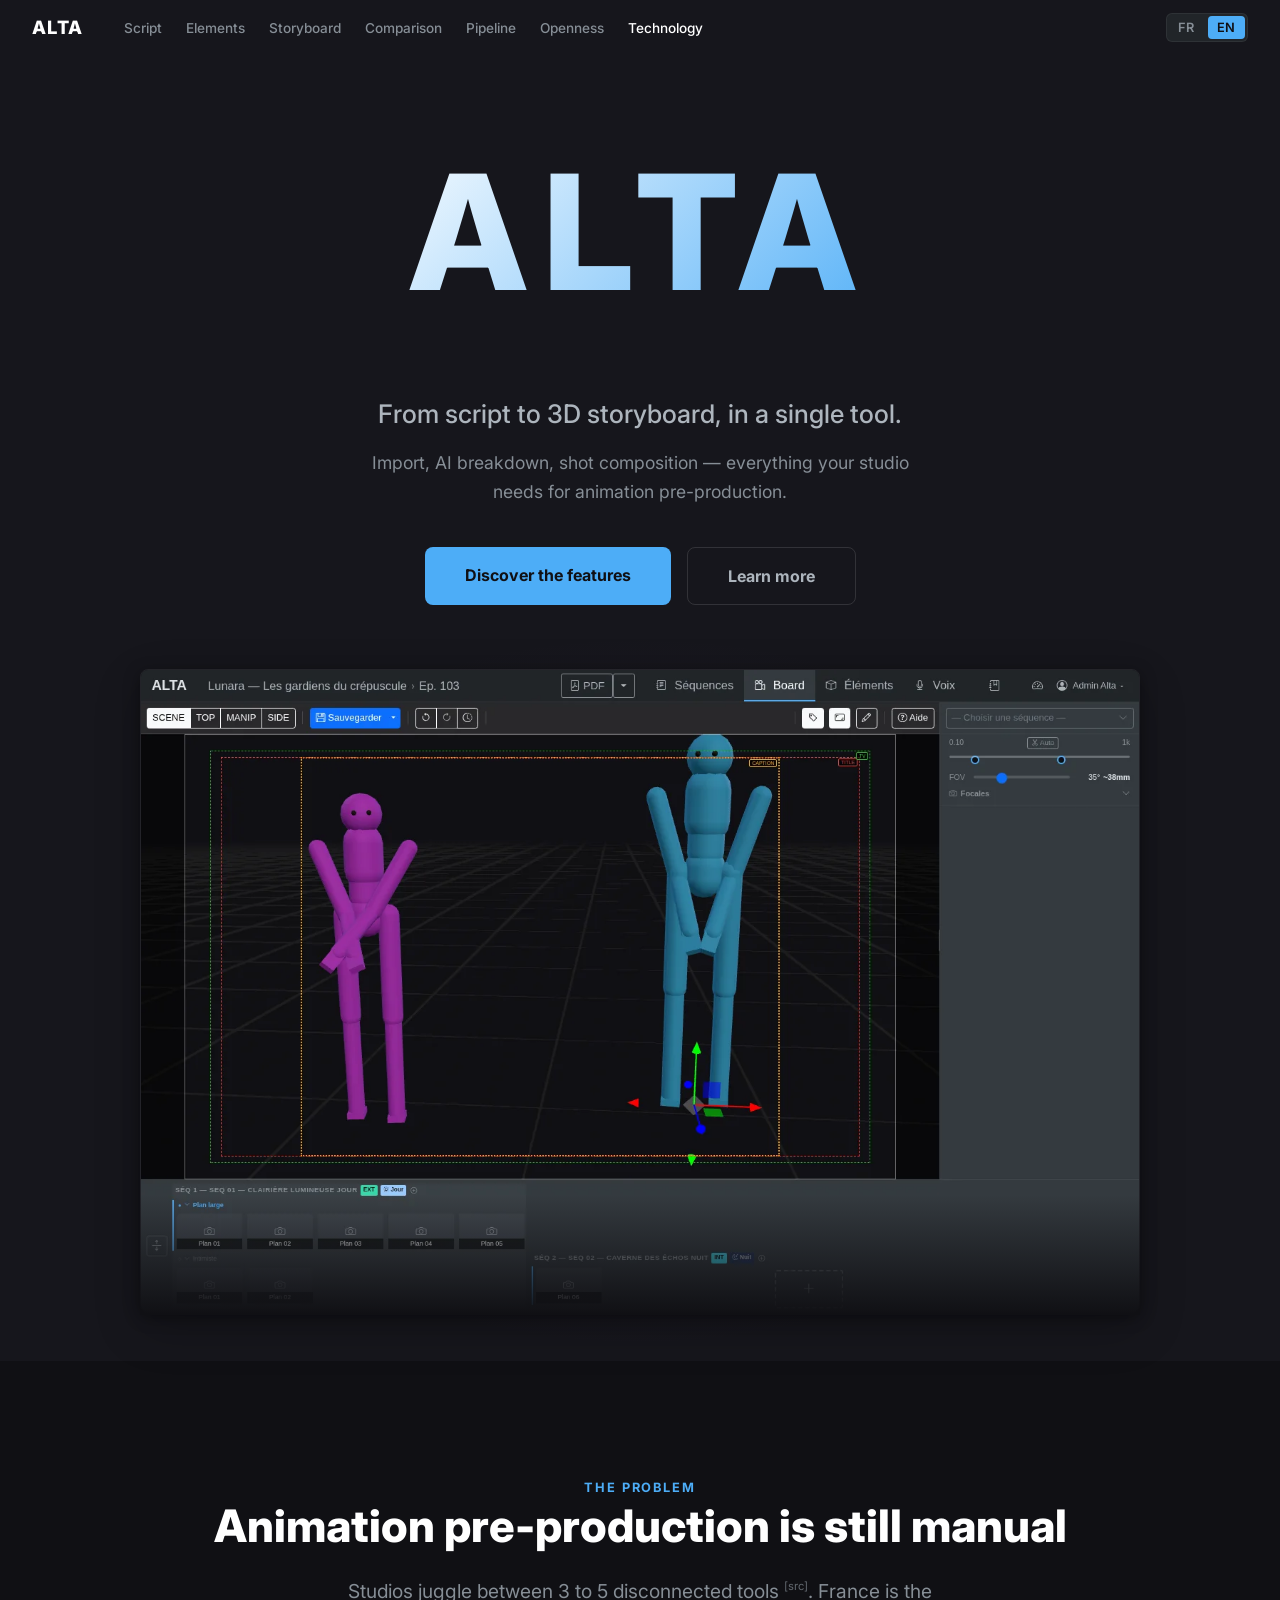
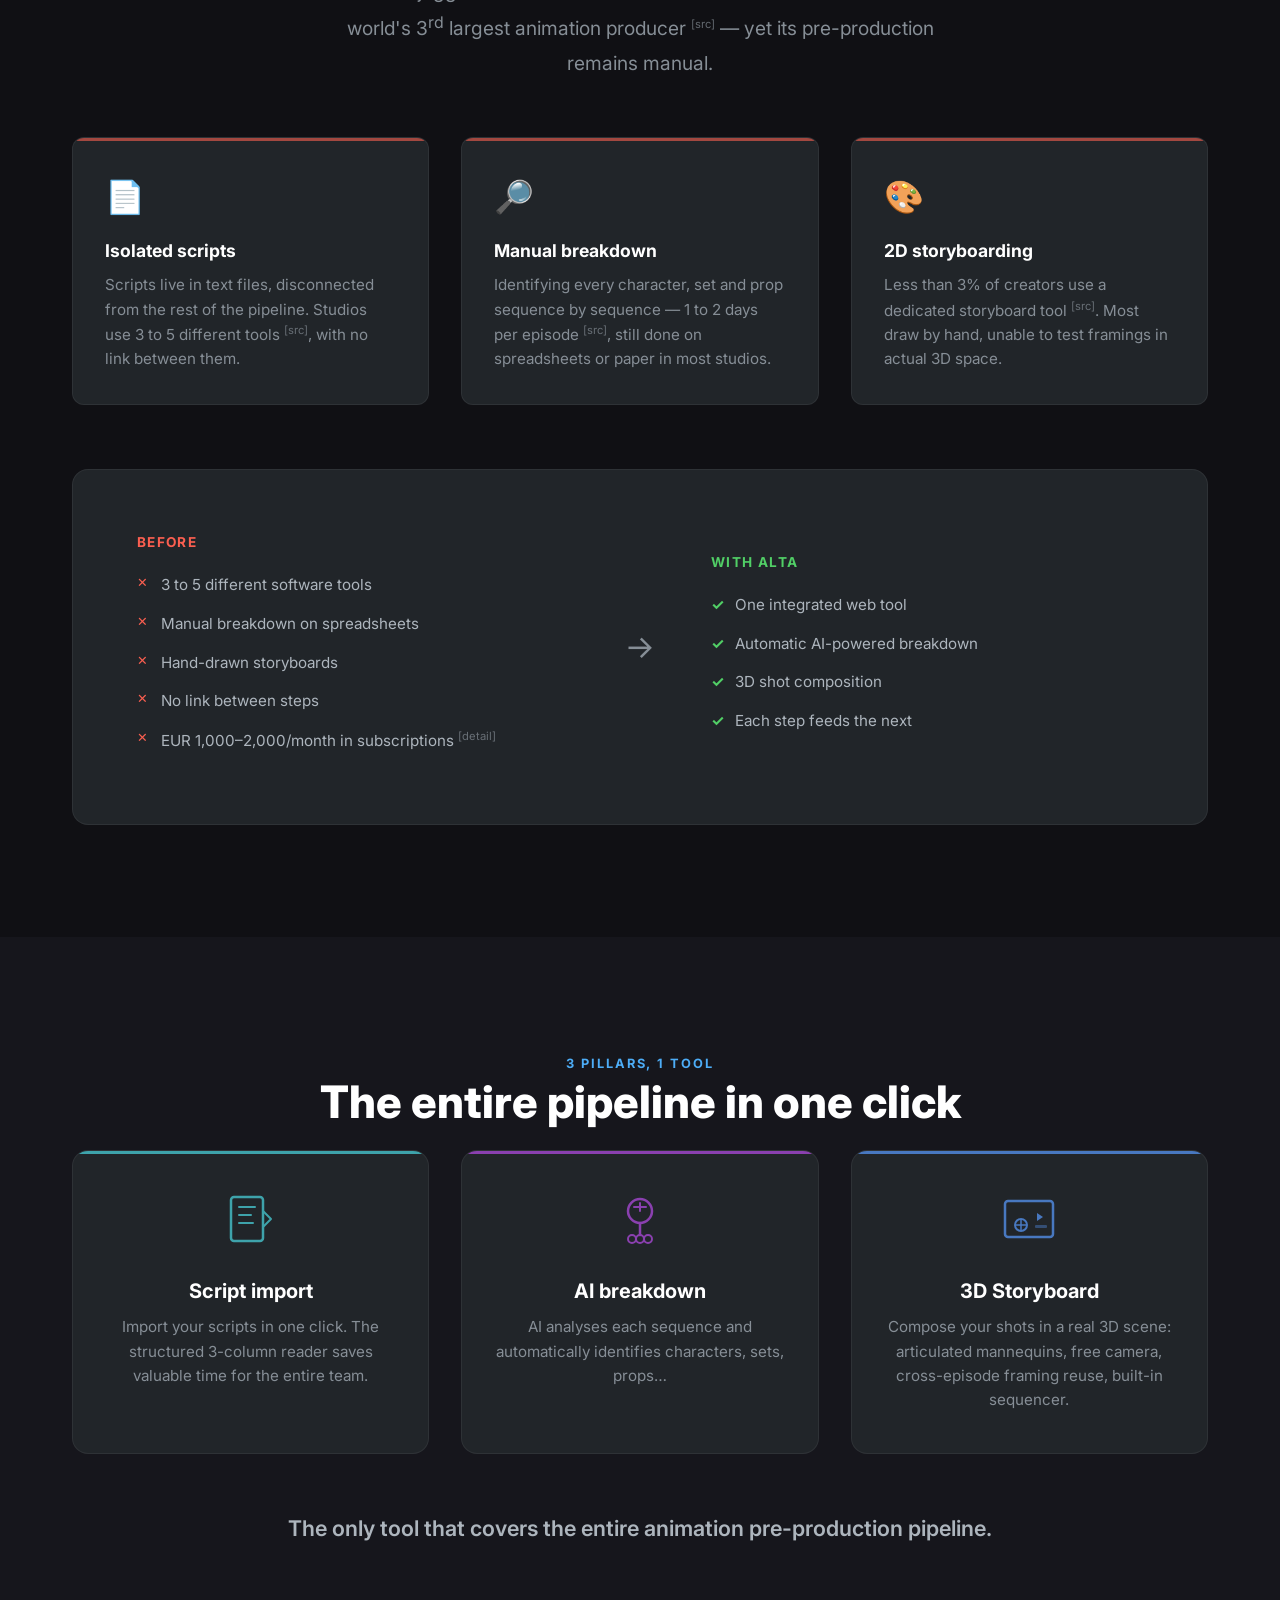
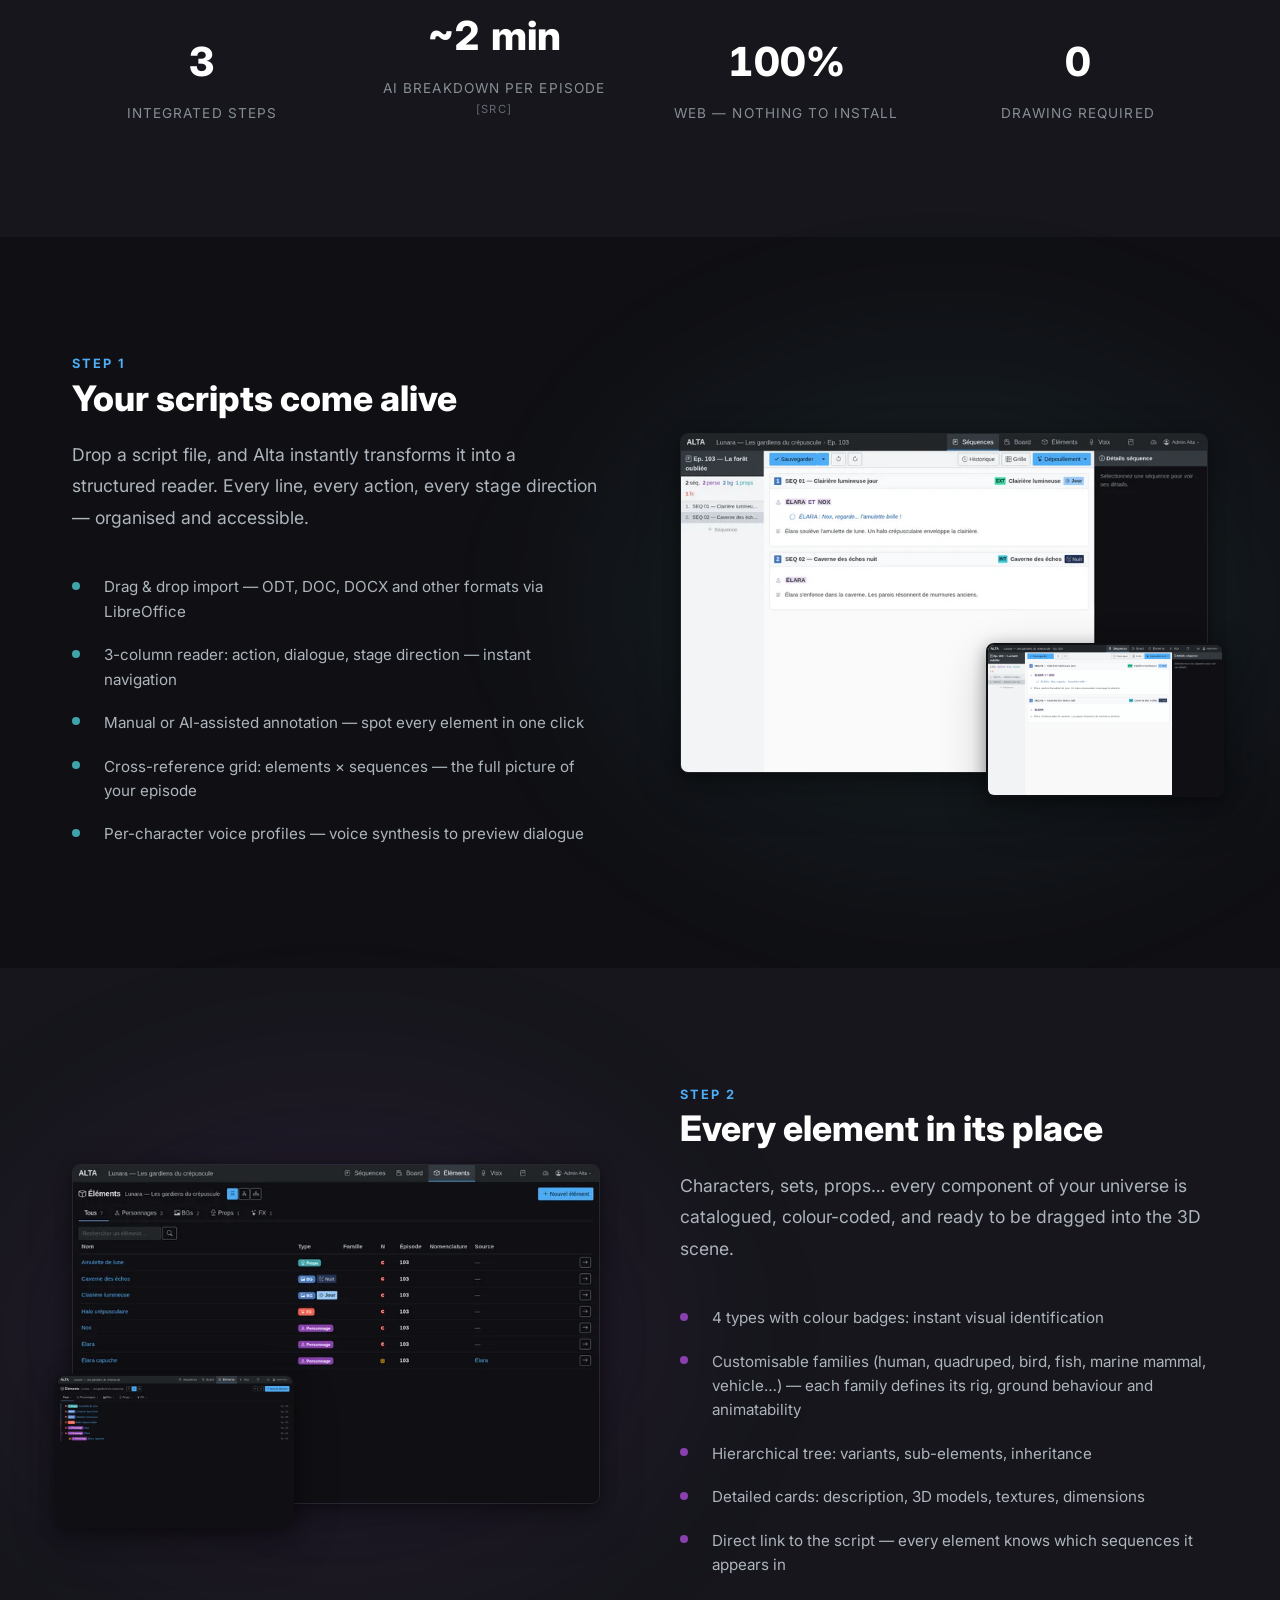
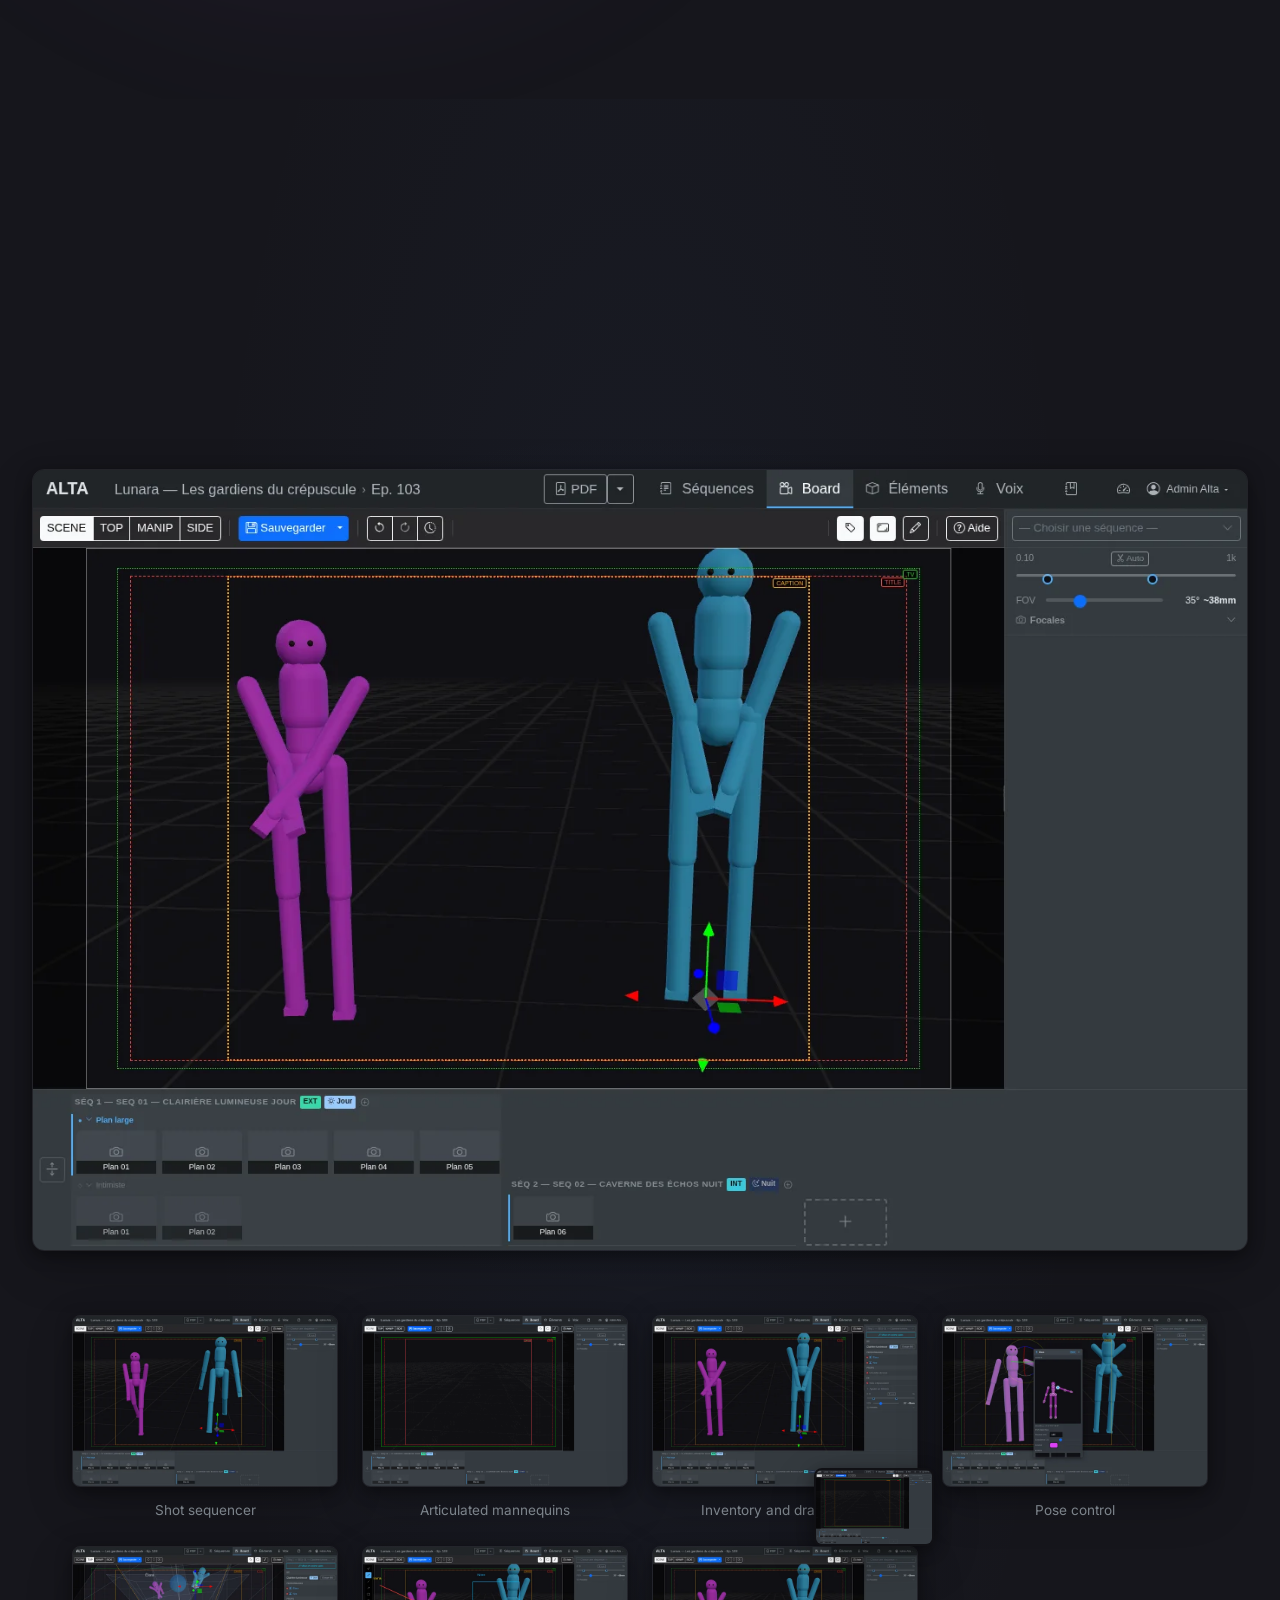
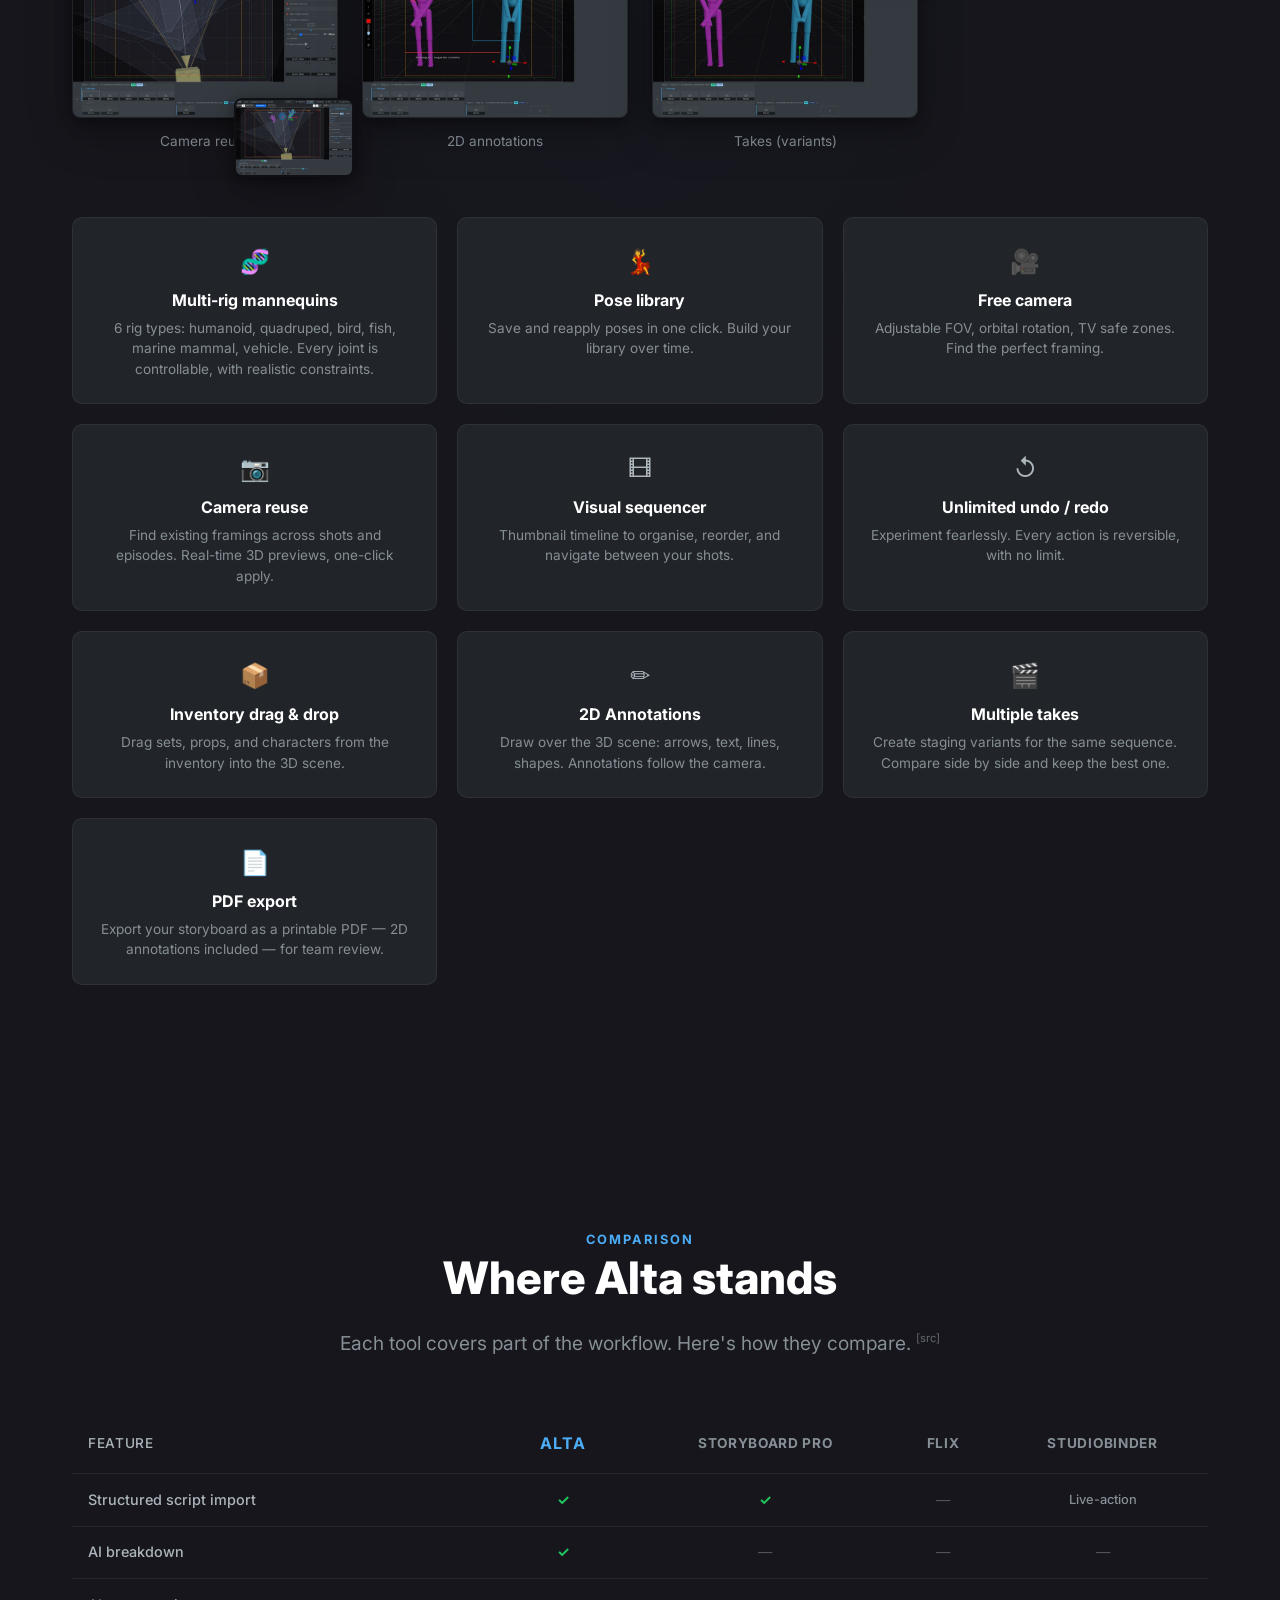
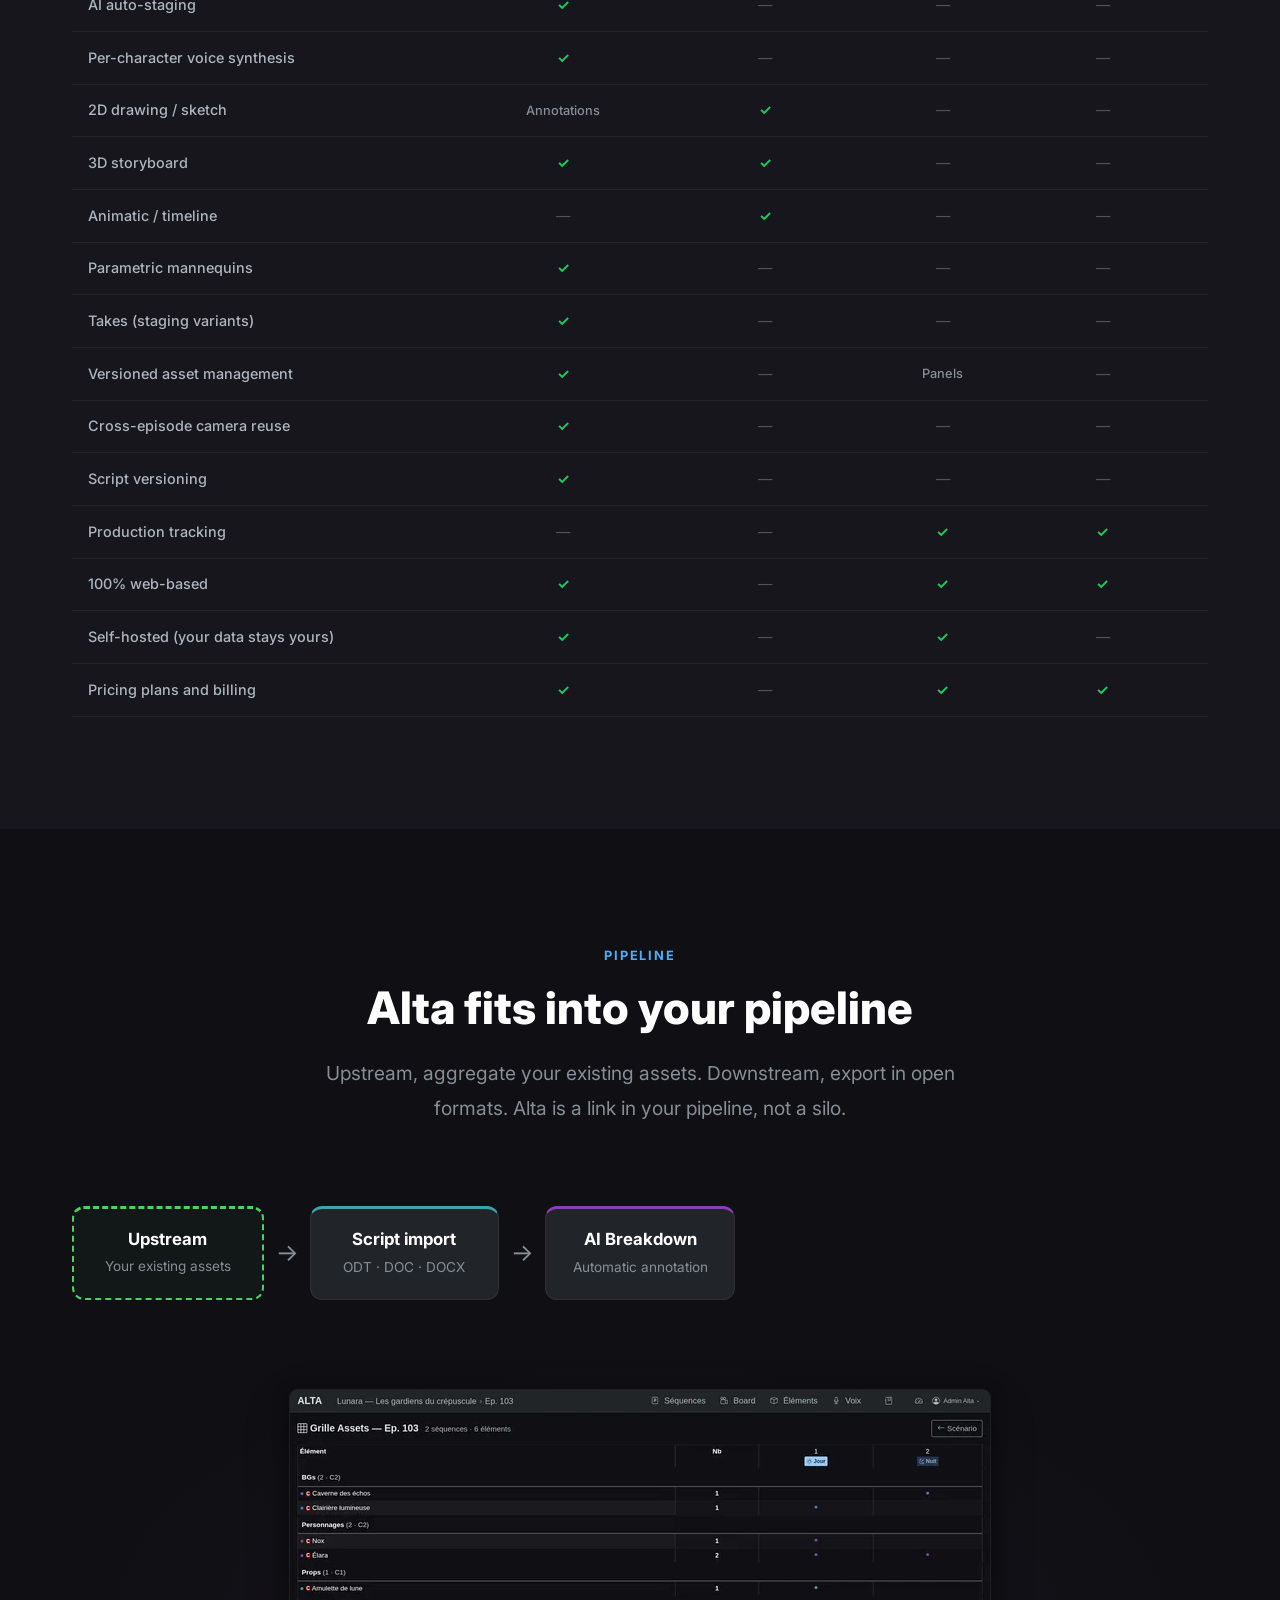
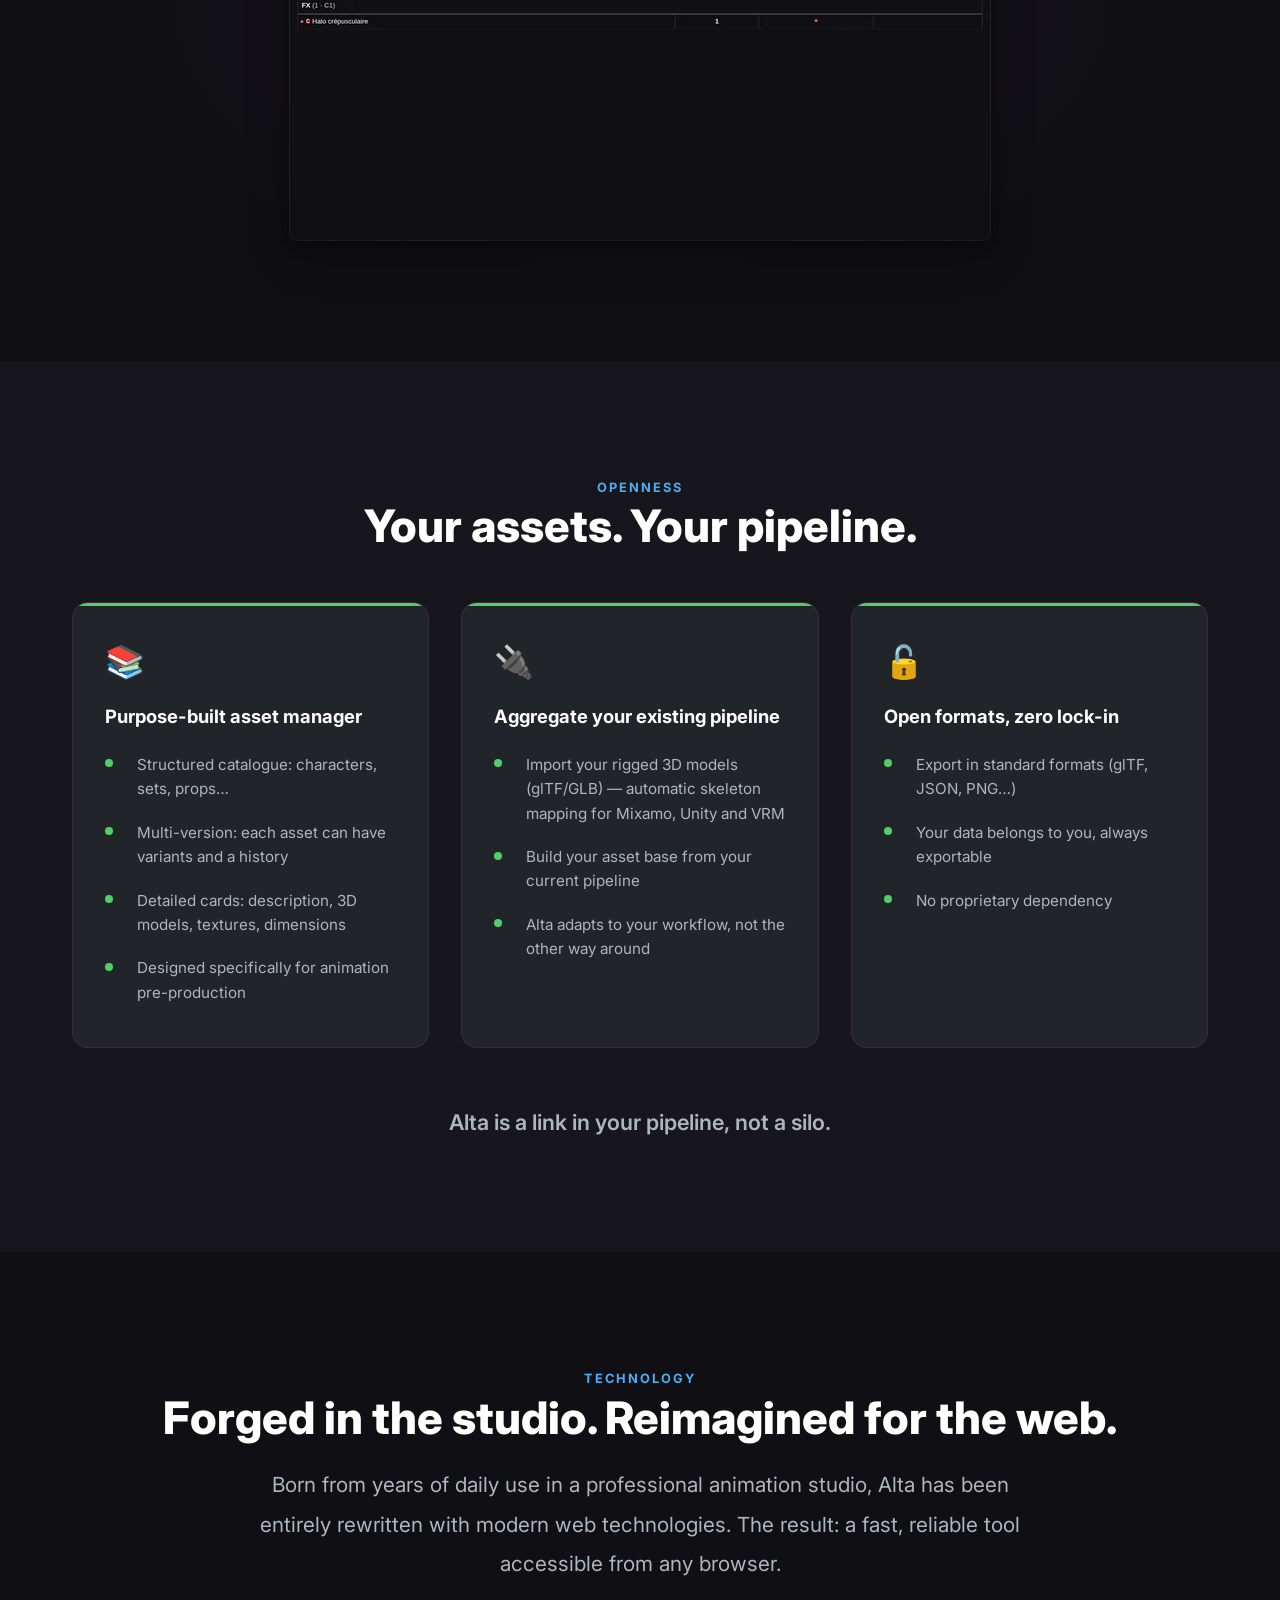
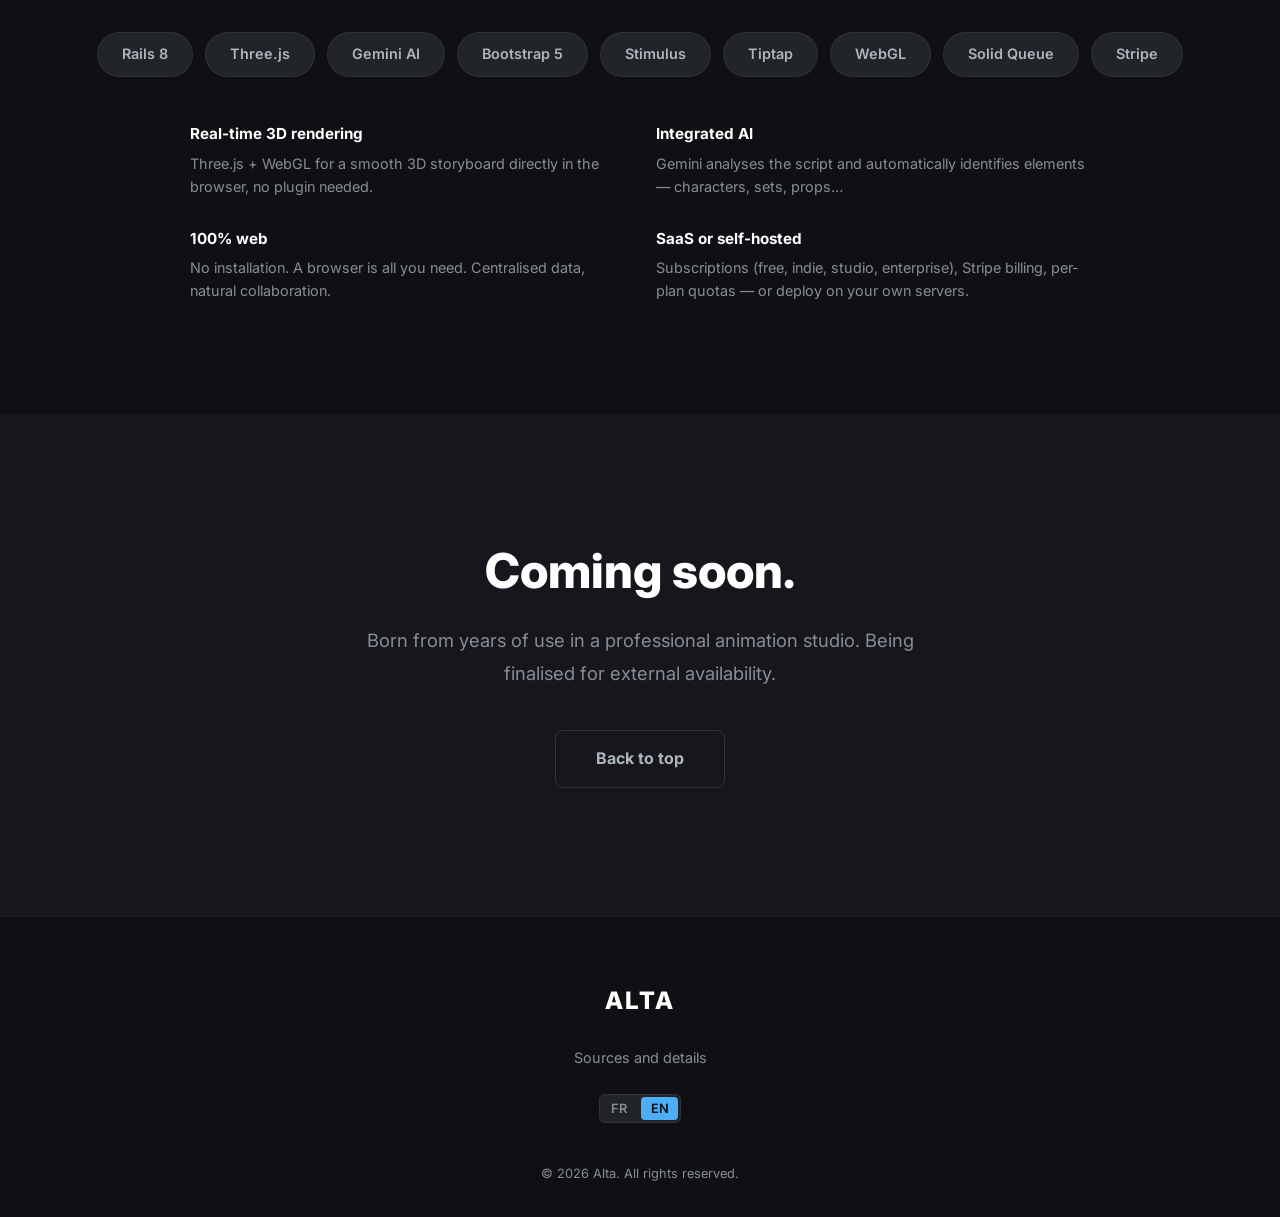
<file: index.html>
<!DOCTYPE html>
<html lang="fr">
<head>
  <meta charset="UTF-8">
  <meta name="viewport" content="width=device-width, initial-scale=1.0">
  <title>ALTA — Du scénario au storyboard 3D</title>
  <meta name="description" content="Alta couvre l'intégralité de la chaîne de préprod animation : import scénario, dépouillement IA, storyboard 3D. Forgé par des années d'usage en studio professionnel.">
  <link rel="preconnect" href="https://fonts.googleapis.com">
  <link rel="preconnect" href="https://fonts.gstatic.com" crossorigin>
  <link href="https://fonts.googleapis.com/css2?family=Inter:wght@400;500;600;700;800&display=swap" rel="stylesheet">
  <link rel="stylesheet" href="css/landing.css">
</head>
<body>

<!-- ======== NAVBAR ======== -->
<nav class="navbar">
  <div class="navbar-left">
    <a href="#" class="navbar-brand">ALTA</a>
    <ul class="navbar-links">
      <li><a href="#scenario" data-lang="fr">Scénario</a><a href="#scenario" data-lang="en">Script</a></li>
      <li><a href="#elements" data-lang="fr">Éléments</a><a href="#elements" data-lang="en">Elements</a></li>
      <li><a href="#storyboard">Storyboard</a></li>
      <li><a href="#comparison" data-lang="fr">Comparaison</a><a href="#comparison" data-lang="en">Comparison</a></li>
      <li><a href="#workflow" data-lang="fr">Pipeline</a><a href="#workflow" data-lang="en">Pipeline</a></li>
      <li><a href="#openness" data-lang="fr">Ouverture</a><a href="#openness" data-lang="en">Openness</a></li>
      <li><a href="#tech" data-lang="fr">Technologie</a><a href="#tech" data-lang="en">Technology</a></li>
    </ul>
  </div>
  <div class="navbar-right">
    <div class="lang-toggle">
      <button data-set-lang="fr">FR</button>
      <button data-set-lang="en">EN</button>
    </div>
  </div>
</nav>

<!-- ======== 1. HERO ======== -->
<section class="hero" id="hero">
  <div class="hero-wordmark">ALTA</div>
  <p class="hero-tagline" data-lang="fr">Du scénario au storyboard 3D, en un seul outil.</p>
  <p class="hero-tagline" data-lang="en">From script to 3D storyboard, in a single tool.</p>
  <p class="hero-sub-tagline" data-lang="fr">Import, dépouillement IA, composition de plans — tout ce dont votre studio a besoin pour la préprod animation.</p>
  <p class="hero-sub-tagline" data-lang="en">Import, AI breakdown, shot composition — everything your studio needs for animation pre-production.</p>
  <div class="hero-ctas">
    <a href="#scenario" class="hero-cta" data-lang="fr">Découvrir les fonctionnalités</a>
    <a href="#scenario" class="hero-cta" data-lang="en">Discover the features</a>
    <a href="#tech" class="hero-cta hero-cta-secondary" data-lang="fr">En savoir plus</a>
    <a href="#tech" class="hero-cta hero-cta-secondary" data-lang="en">Learn more</a>
  </div>
  <div class="hero-screenshot">
    <img src="img/board.webp" alt="Alta — Storyboard 3D" class="screenshot">
  </div>
  <div class="hero-scroll-hint">
    <span data-lang="fr">Scroll</span>
    <span data-lang="en">Scroll</span>
    <svg viewBox="0 0 24 24" fill="none" stroke-width="2" stroke-linecap="round" stroke-linejoin="round">
      <path d="M7 13l5 5 5-5M7 6l5 5 5-5"/>
    </svg>
  </div>
</section>

<!-- ======== 2. LE PROBLÈME ======== -->
<section id="problem">
  <div class="container">
    <div style="text-align: center;" class="reveal">
      <span class="section-label" data-lang="fr">Le constat</span>
      <span class="section-label" data-lang="en">The problem</span>
      <h2 class="section-title" data-lang="fr">La préprod animation est encore artisanale</h2>
      <h2 class="section-title" data-lang="en">Animation pre-production is still manual</h2>
      <p class="section-subtitle centered" data-lang="fr">Les studios jonglent entre 3 à 5 logiciels <a href="sources.html#tool-fragmentation" class="source-ref">[src]</a> sans lien entre eux. La France est le 3<sup>e</sup> producteur mondial d'animation <a href="sources.html#france-3rd" class="source-ref">[src]</a> — mais sa préprod reste artisanale.</p>
      <p class="section-subtitle centered" data-lang="en">Studios juggle between 3 to 5 disconnected tools <a href="sources.html#tool-fragmentation" class="source-ref">[src]</a>. France is the world's 3<sup>rd</sup> largest animation producer <a href="sources.html#france-3rd" class="source-ref">[src]</a> — yet its pre-production remains manual.</p>
    </div>

    <div class="problem-grid">
      <div class="problem-card reveal reveal-delay-1">
        <div class="problem-icon">&#128196;</div>
        <h3 data-lang="fr">Scénarios isolés</h3>
        <h3 data-lang="en">Isolated scripts</h3>
        <p data-lang="fr">Les scénarios vivent dans des fichiers texte, déconnectés du reste du pipeline. Les studios utilisent 3 à 5 logiciels différents <a href="sources.html#tool-fragmentation" class="source-ref">[src]</a>, sans lien entre eux.</p>
        <p data-lang="en">Scripts live in text files, disconnected from the rest of the pipeline. Studios use 3 to 5 different tools <a href="sources.html#tool-fragmentation" class="source-ref">[src]</a>, with no link between them.</p>
      </div>
      <div class="problem-card reveal reveal-delay-2">
        <div class="problem-icon">&#128270;</div>
        <h3 data-lang="fr">Dépouillement à la main</h3>
        <h3 data-lang="en">Manual breakdown</h3>
        <p data-lang="fr">Identifier chaque personnage, décor et accessoire séquence par séquence — 1 à 2 jours par épisode <a href="sources.html#breakdown-duration" class="source-ref">[src]</a>, encore fait sur tableur ou papier dans la plupart des studios.</p>
        <p data-lang="en">Identifying every character, set and prop sequence by sequence — 1 to 2 days per episode <a href="sources.html#breakdown-duration" class="source-ref">[src]</a>, still done on spreadsheets or paper in most studios.</p>
      </div>
      <div class="problem-card reveal reveal-delay-3">
        <div class="problem-icon">&#127912;</div>
        <h3 data-lang="fr">Storyboard en 2D</h3>
        <h3 data-lang="en">2D storyboarding</h3>
        <p data-lang="fr">Moins de 3 % des créateurs utilisent un outil de storyboard dédié <a href="sources.html#storyboard-adoption" class="source-ref">[src]</a>. La plupart dessinent à la main, sans pouvoir tester les cadrages dans l'espace réel.</p>
        <p data-lang="en">Less than 3% of creators use a dedicated storyboard tool <a href="sources.html#storyboard-adoption" class="source-ref">[src]</a>. Most draw by hand, unable to test framings in actual 3D space.</p>
      </div>
    </div>

    <div class="problem-then-now reveal">
      <div class="problem-then">
        <h4 data-lang="fr">Avant</h4>
        <h4 data-lang="en">Before</h4>
        <ul>
          <li data-lang="fr">3 à 5 logiciels différents</li>
          <li data-lang="en">3 to 5 different software tools</li>
          <li data-lang="fr">Dépouillement manuel sur tableur</li>
          <li data-lang="en">Manual breakdown on spreadsheets</li>
          <li data-lang="fr">Storyboards dessinés à la main</li>
          <li data-lang="en">Hand-drawn storyboards</li>
          <li data-lang="fr">Aucun lien entre les étapes</li>
          <li data-lang="en">No link between steps</li>
          <li data-lang="fr">1 000 à 2 000 EUR/mois d'abonnements <a href="sources.html#cost-breakdown" class="source-ref">[détail]</a></li>
          <li data-lang="en">EUR 1,000–2,000/month in subscriptions <a href="sources.html#cost-breakdown" class="source-ref">[detail]</a></li>
        </ul>
      </div>
      <div class="problem-arrow">&rarr;</div>
      <div class="problem-now">
        <h4 data-lang="fr">Avec Alta</h4>
        <h4 data-lang="en">With Alta</h4>
        <ul>
          <li data-lang="fr">Un seul outil web intégré</li>
          <li data-lang="en">One integrated web tool</li>
          <li data-lang="fr">Dépouillement automatique par IA</li>
          <li data-lang="en">Automatic AI-powered breakdown</li>
          <li data-lang="fr">Composition de plans en 3D</li>
          <li data-lang="en">3D shot composition</li>
          <li data-lang="fr">Chaque étape alimente la suivante</li>
          <li data-lang="en">Each step feeds the next</li>
        </ul>
      </div>
    </div>
  </div>
</section>

<!-- ======== 3. PROPOSITION DE VALEUR ======== -->
<section id="value">
  <div class="container">
    <div style="text-align: center;" class="reveal">
      <span class="section-label" data-lang="fr">3 piliers, 1 outil</span>
      <span class="section-label" data-lang="en">3 pillars, 1 tool</span>
      <h2 class="section-title" data-lang="fr">Tout le pipeline en un clic</h2>
      <h2 class="section-title" data-lang="en">The entire pipeline in one click</h2>
    </div>

    <div class="value-grid reveal">
      <!-- Scénario -->
      <div class="value-card">
        <svg class="value-icon" viewBox="0 0 56 56" fill="none" xmlns="http://www.w3.org/2000/svg">
          <rect x="8" y="6" width="32" height="44" rx="3" stroke="currentColor" stroke-width="2.5"/>
          <line x1="16" y1="16" x2="32" y2="16" stroke="currentColor" stroke-width="2" stroke-linecap="round"/>
          <line x1="16" y1="24" x2="28" y2="24" stroke="currentColor" stroke-width="2" stroke-linecap="round"/>
          <line x1="16" y1="32" x2="30" y2="32" stroke="currentColor" stroke-width="2" stroke-linecap="round"/>
          <path d="M40 20l8 8-8 8" stroke="currentColor" stroke-width="2" stroke-linecap="round" stroke-linejoin="round"/>
        </svg>
        <h3 data-lang="fr">Import scénario</h3>
        <h3 data-lang="en">Script import</h3>
        <p data-lang="fr">Importez vos scénarios en un clic. Le lecteur structuré en 3 colonnes fait gagner un temps précieux à l'ensemble de l'équipe.</p>
        <p data-lang="en">Import your scripts in one click. The structured 3-column reader saves valuable time for the entire team.</p>
      </div>
      <!-- Dépouillement -->
      <div class="value-card">
        <svg class="value-icon" viewBox="0 0 56 56" fill="none" xmlns="http://www.w3.org/2000/svg">
          <circle cx="28" cy="20" r="12" stroke="currentColor" stroke-width="2.5"/>
          <path d="M28 32v12" stroke="currentColor" stroke-width="2.5" stroke-linecap="round"/>
          <circle cx="20" cy="48" r="4" stroke="currentColor" stroke-width="2"/>
          <circle cx="28" cy="48" r="4" stroke="currentColor" stroke-width="2"/>
          <circle cx="36" cy="48" r="4" stroke="currentColor" stroke-width="2"/>
          <path d="M22 16h12M28 12v8" stroke="currentColor" stroke-width="2" stroke-linecap="round"/>
        </svg>
        <h3 data-lang="fr">Dépouillement IA</h3>
        <h3 data-lang="en">AI breakdown</h3>
        <p data-lang="fr">L'IA analyse chaque séquence et identifie automatiquement personnages, décors, accessoires…</p>
        <p data-lang="en">AI analyses each sequence and automatically identifies characters, sets, props…</p>
      </div>
      <!-- Storyboard -->
      <div class="value-card">
        <svg class="value-icon" viewBox="0 0 56 56" fill="none" xmlns="http://www.w3.org/2000/svg">
          <rect x="4" y="10" width="48" height="36" rx="3" stroke="currentColor" stroke-width="2.5"/>
          <circle cx="20" cy="34" r="6" stroke="currentColor" stroke-width="2"/>
          <line x1="20" y1="28" x2="20" y2="40" stroke="currentColor" stroke-width="1.5"/>
          <line x1="14" y1="34" x2="26" y2="34" stroke="currentColor" stroke-width="1.5"/>
          <path d="M36 22l6 4-6 4z" fill="currentColor"/>
          <rect x="34" y="34" width="12" height="3" rx="1" fill="currentColor" opacity="0.5"/>
        </svg>
        <h3 data-lang="fr">Storyboard 3D</h3>
        <h3 data-lang="en">3D Storyboard</h3>
        <p data-lang="fr">Composez vos plans dans une vraie scène 3D : mannequins articulés, caméra libre, réutilisation de cadrages entre épisodes, séquenceur intégré.</p>
        <p data-lang="en">Compose your shots in a real 3D scene: articulated mannequins, free camera, cross-episode framing reuse, built-in sequencer.</p>
      </div>
    </div>

    <p class="value-synthesis reveal" data-lang="fr">Le seul outil qui couvre l'intégralité de la chaîne de préprod animation.</p>
    <p class="value-synthesis reveal" data-lang="en">The only tool that covers the entire animation pre-production pipeline.</p>

    <div class="stats-row reveal">
      <div class="stat-item">
        <div class="stat-number" data-lang="fr">3</div>
        <div class="stat-number" data-lang="en">3</div>
        <div class="stat-label" data-lang="fr">Étapes intégrées</div>
        <div class="stat-label" data-lang="en">Integrated steps</div>
      </div>
      <div class="stat-item">
        <div class="stat-number" data-lang="fr">~2 min</div>
        <div class="stat-number" data-lang="en">~2 min</div>
        <div class="stat-label" data-lang="fr">Dépouillement IA par épisode <a href="sources.html#breakdown-duration" class="source-ref">[src]</a></div>
        <div class="stat-label" data-lang="en">AI breakdown per episode <a href="sources.html#breakdown-duration" class="source-ref">[src]</a></div>
      </div>
      <div class="stat-item">
        <div class="stat-number" data-lang="fr">100%</div>
        <div class="stat-number" data-lang="en">100%</div>
        <div class="stat-label" data-lang="fr">Web — rien à installer</div>
        <div class="stat-label" data-lang="en">Web — nothing to install</div>
      </div>
      <div class="stat-item">
        <div class="stat-number" data-lang="fr">0</div>
        <div class="stat-number" data-lang="en">0</div>
        <div class="stat-label" data-lang="fr">Dessin requis</div>
        <div class="stat-label" data-lang="en">Drawing required</div>
      </div>
    </div>
  </div>
</section>

<!-- ======== 4. SCÉNARIO ======== -->
<section id="scenario" class="feature-section">
  <div class="container">
    <div class="feature-row reveal">
      <div class="feature-text">
        <span class="section-label" data-lang="fr">Étape 1</span>
        <span class="section-label" data-lang="en">Step 1</span>
        <h2 data-lang="fr">Vos scénarios prennent vie</h2>
        <h2 data-lang="en">Your scripts come alive</h2>
        <p class="lead" data-lang="fr">Glissez un fichier scénario, et Alta le transforme instantanément en un lecteur structuré. Chaque réplique, chaque action, chaque didascalie — organisée et accessible.</p>
        <p class="lead" data-lang="en">Drop a script file, and Alta instantly transforms it into a structured reader. Every line, every action, every stage direction — organised and accessible.</p>
        <ul class="feature-list accent-teal">
          <li data-lang="fr">Import drag &amp; drop — ODT, DOC, DOCX et autres formats via LibreOffice</li>
          <li data-lang="en">Drag &amp; drop import — ODT, DOC, DOCX and other formats via LibreOffice</li>
          <li data-lang="fr">Lecteur en 3 colonnes : action, dialogue, didascalie — navigation instantanée</li>
          <li data-lang="en">3-column reader: action, dialogue, stage direction — instant navigation</li>
          <li data-lang="fr">Annotation manuelle ou assistée par IA — repérez chaque élément en un clic</li>
          <li data-lang="en">Manual or AI-assisted annotation — spot every element in one click</li>
          <li data-lang="fr">Grille croisée éléments × séquences : la vision globale de votre épisode</li>
          <li data-lang="en">Cross-reference grid: elements × sequences — the full picture of your episode</li>
          <li data-lang="fr">Profils de voix par personnage — synthèse vocale pour pré-écouter les dialogues</li>
          <li data-lang="en">Per-character voice profiles — voice synthesis to preview dialogue</li>
        </ul>
      </div>
      <div class="feature-visual screenshot-glow glow-teal">
        <img src="img/scenario.webp" alt="Lecteur de scénario" class="screenshot">
        <img src="img/anim_annotation.gif" alt="Annotation IA" class="screenshot inset-screenshot">
      </div>
    </div>
  </div>
</section>

<!-- ======== 5. ÉLÉMENTS ======== -->
<section id="elements" class="feature-section">
  <div class="container">
    <div class="feature-row reversed reveal">
      <div class="feature-text">
        <span class="section-label" data-lang="fr">Étape 2</span>
        <span class="section-label" data-lang="en">Step 2</span>
        <h2 data-lang="fr">Chaque élément à sa place</h2>
        <h2 data-lang="en">Every element in its place</h2>
        <p class="lead" data-lang="fr">Personnages, décors, accessoires… chaque composant de votre univers est catalogué, coloré, et prêt à être glissé dans la scène 3D.</p>
        <p class="lead" data-lang="en">Characters, sets, props… every component of your universe is catalogued, colour-coded, and ready to be dragged into the 3D scene.</p>
        <ul class="feature-list accent-violet">
          <li data-lang="fr">4 types avec badges colorés : identification visuelle instantanée</li>
          <li data-lang="en">4 types with colour badges: instant visual identification</li>
          <li data-lang="fr">Familles personnalisables (humain, quadrupède, oiseau, poisson, mammifère marin, véhicule…) — chaque famille définit son rig, son comportement au sol et son animabilité</li>
          <li data-lang="en">Customisable families (human, quadruped, bird, fish, marine mammal, vehicle…) — each family defines its rig, ground behaviour and animatability</li>
          <li data-lang="fr">Arborescence hiérarchique : variantes, sous-éléments, héritage</li>
          <li data-lang="en">Hierarchical tree: variants, sub-elements, inheritance</li>
          <li data-lang="fr">Fiches détaillées : description, modèles 3D, textures, dimensions</li>
          <li data-lang="en">Detailed cards: description, 3D models, textures, dimensions</li>
          <li data-lang="fr">Lien direct avec le scénario — chaque élément sait dans quelles séquences il apparaît</li>
          <li data-lang="en">Direct link to the script — every element knows which sequences it appears in</li>
        </ul>
      </div>
      <div class="feature-visual screenshot-glow glow-violet">
        <img src="img/elements.webp" alt="Liste des éléments" class="screenshot">
        <img src="img/elements_tree.webp" alt="Arborescence" class="screenshot inset-screenshot inset-screenshot-left">
      </div>
    </div>
  </div>
</section>

<!-- ======== 6. STORYBOARD 3D ======== -->
<section id="storyboard" class="storyboard-section">
  <div class="container-wide">
    <div class="storyboard-header reveal">
      <span class="section-label" data-lang="fr">Étape 3 — La pièce maîtresse</span>
      <span class="section-label" data-lang="en">Step 3 — The centrepiece</span>
      <h2 class="section-title" data-lang="fr">Composez vos plans en 3D</h2>
      <h2 class="section-title" data-lang="en">Compose your shots in 3D</h2>
      <p class="section-subtitle centered" data-lang="fr">Plus besoin de dessiner. Placez vos personnages, orientez votre caméra, ajustez la pose — et capturez le plan parfait. Le tout dans votre navigateur.</p>
      <p class="section-subtitle centered" data-lang="en">No drawing needed. Place your characters, orient your camera, adjust the pose — and capture the perfect shot. All in your browser.</p>
    </div>

    <div class="storyboard-hero reveal">
      <img src="img/board.webp" alt="Board 3D" class="screenshot" style="width: 100%; border-radius: 12px;">
    </div>

    <div class="container">
      <div class="filmstrip reveal">
        <div class="filmstrip-item">
          <img src="img/board_sequencer.webp" alt="Séquenceur" class="screenshot">
          <p class="filmstrip-caption" data-lang="fr">Séquenceur de plans</p>
          <p class="filmstrip-caption" data-lang="en">Shot sequencer</p>
        </div>
        <div class="filmstrip-item">
          <img src="img/anim_mannequin.gif" alt="Mannequin posé" class="screenshot">
          <p class="filmstrip-caption" data-lang="fr">Mannequins articulés</p>
          <p class="filmstrip-caption" data-lang="en">Articulated mannequins</p>
        </div>
        <div class="filmstrip-item" style="position: relative;">
          <img src="img/board_sidebar.webp" alt="Sidebar du board" class="screenshot">
          <img src="img/anim_inventory_drag.gif" alt="Drag inventaire" class="screenshot inset-screenshot">
          <p class="filmstrip-caption" data-lang="fr">Inventaire et drag &amp; drop</p>
          <p class="filmstrip-caption" data-lang="en">Inventory and drag &amp; drop</p>
        </div>
        <div class="filmstrip-item">
          <img src="img/board_mannequin_pose.webp" alt="Pose de mannequin" class="screenshot">
          <p class="filmstrip-caption" data-lang="fr">Contrôle de pose</p>
          <p class="filmstrip-caption" data-lang="en">Pose control</p>
        </div>
        <div class="filmstrip-item" style="position: relative;">
          <img src="img/board_reut_cam.webp" alt="Réutilisation de caméra" class="screenshot">
          <img src="img/anim_reut_cam.gif" alt="Réut cam preview" class="screenshot inset-screenshot">
          <p class="filmstrip-caption" data-lang="fr">Réutilisation de caméra</p>
          <p class="filmstrip-caption" data-lang="en">Camera reuse</p>
        </div>
        <div class="filmstrip-item">
          <img src="img/board_annotation.webp" alt="Annotations 2D" class="screenshot">
          <p class="filmstrip-caption" data-lang="fr">Annotations 2D</p>
          <p class="filmstrip-caption" data-lang="en">2D annotations</p>
        </div>
        <div class="filmstrip-item">
          <img src="img/board_takes.webp" alt="Prises" class="screenshot">
          <p class="filmstrip-caption" data-lang="fr">Prises (variantes)</p>
          <p class="filmstrip-caption" data-lang="en">Takes (variants)</p>
        </div>
      </div>

      <div class="feature-grid reveal">
        <div class="feature-grid-item">
          <div class="feature-grid-icon">&#129516;</div>
          <h4 data-lang="fr">Mannequins multi-rigs</h4>
          <h4 data-lang="en">Multi-rig mannequins</h4>
          <p data-lang="fr">6 types de rig : humanoïde, quadrupède, oiseau, poisson, mammifère marin, véhicule. Chaque articulation est contrôlable, avec des contraintes réalistes.</p>
          <p data-lang="en">6 rig types: humanoid, quadruped, bird, fish, marine mammal, vehicle. Every joint is controllable, with realistic constraints.</p>
        </div>
        <div class="feature-grid-item">
          <div class="feature-grid-icon">&#128131;</div>
          <h4 data-lang="fr">Bibliothèque de poses</h4>
          <h4 data-lang="en">Pose library</h4>
          <p data-lang="fr">Sauvegardez et réappliquez des poses en un clic. Construisez votre bibliothèque au fil du temps.</p>
          <p data-lang="en">Save and reapply poses in one click. Build your library over time.</p>
        </div>
        <div class="feature-grid-item">
          <div class="feature-grid-icon">&#127909;</div>
          <h4 data-lang="fr">Caméra libre</h4>
          <h4 data-lang="en">Free camera</h4>
          <p data-lang="fr">FOV ajustable, rotation orbitale, safe zones TV. Trouvez le cadrage parfait.</p>
          <p data-lang="en">Adjustable FOV, orbital rotation, TV safe zones. Find the perfect framing.</p>
        </div>
        <div class="feature-grid-item">
          <div class="feature-grid-icon">&#128247;</div>
          <h4 data-lang="fr">Réutilisation de caméra</h4>
          <h4 data-lang="en">Camera reuse</h4>
          <p data-lang="fr">Retrouvez les cadrages existants entre plans et épisodes. Aperçus 3D en temps réel, application en un clic.</p>
          <p data-lang="en">Find existing framings across shots and episodes. Real-time 3D previews, one-click apply.</p>
        </div>
        <div class="feature-grid-item">
          <div class="feature-grid-icon">&#127902;</div>
          <h4 data-lang="fr">Séquenceur visuel</h4>
          <h4 data-lang="en">Visual sequencer</h4>
          <p data-lang="fr">Timeline en vignettes pour organiser, réordonner et naviguer entre vos plans.</p>
          <p data-lang="en">Thumbnail timeline to organise, reorder, and navigate between your shots.</p>
        </div>
        <div class="feature-grid-item">
          <div class="feature-grid-icon">&#8634;</div>
          <h4 data-lang="fr">Undo / Redo illimité</h4>
          <h4 data-lang="en">Unlimited undo / redo</h4>
          <p data-lang="fr">Expérimentez sans risque. Chaque action est réversible, sans limite.</p>
          <p data-lang="en">Experiment fearlessly. Every action is reversible, with no limit.</p>
        </div>
        <div class="feature-grid-item">
          <div class="feature-grid-icon">&#128230;</div>
          <h4 data-lang="fr">Drag &amp; drop inventaire</h4>
          <h4 data-lang="en">Inventory drag &amp; drop</h4>
          <p data-lang="fr">Glissez décors, accessoires et personnages depuis l'inventaire vers la scène 3D.</p>
          <p data-lang="en">Drag sets, props, and characters from the inventory into the 3D scene.</p>
        </div>
        <div class="feature-grid-item">
          <div class="feature-grid-icon">&#9999;&#65039;</div>
          <h4 data-lang="fr">Annotations 2D</h4>
          <h4 data-lang="en">2D Annotations</h4>
          <p data-lang="fr">Dessinez par-dessus la scène 3D : flèches, textes, traits, formes. Les annotations suivent la caméra.</p>
          <p data-lang="en">Draw over the 3D scene: arrows, text, lines, shapes. Annotations follow the camera.</p>
        </div>
        <div class="feature-grid-item">
          <div class="feature-grid-icon">&#127916;</div>
          <h4 data-lang="fr">Prises multiples</h4>
          <h4 data-lang="en">Multiple takes</h4>
          <p data-lang="fr">Créez des variantes de mise en scène pour une même séquence. Comparez côte à côte et gardez la meilleure.</p>
          <p data-lang="en">Create staging variants for the same sequence. Compare side by side and keep the best one.</p>
        </div>
        <div class="feature-grid-item">
          <div class="feature-grid-icon">&#128196;</div>
          <h4 data-lang="fr">Export PDF</h4>
          <h4 data-lang="en">PDF export</h4>
          <p data-lang="fr">Exportez votre storyboard en PDF imprimable — annotations 2D incluses — pour la revue en équipe.</p>
          <p data-lang="en">Export your storyboard as a printable PDF — 2D annotations included — for team review.</p>
        </div>
      </div>
    </div>
  </div>
</section>

<!-- ======== 6b. COMPARAISON ======== -->
<section id="comparison">
  <div class="container">
    <div style="text-align: center;" class="reveal">
      <span class="section-label" data-lang="fr">Comparaison</span>
      <span class="section-label" data-lang="en">Comparison</span>
      <h2 class="section-title" data-lang="fr">Où se situe Alta</h2>
      <h2 class="section-title" data-lang="en">Where Alta stands</h2>
      <p class="section-subtitle centered" data-lang="fr">Chaque outil couvre une partie du workflow. Voici comment ils se comparent. <a href="sources.html#comparison" class="source-ref">[src]</a></p>
      <p class="section-subtitle centered" data-lang="en">Each tool covers part of the workflow. Here's how they compare. <a href="sources.html#comparison" class="source-ref">[src]</a></p>
    </div>

    <div class="comparison-table reveal">
      <table>
        <thead>
          <tr>
            <th data-lang="fr">Fonctionnalité</th>
            <th data-lang="en">Feature</th>
            <th class="ct-highlight">Alta</th>
            <th>Storyboard Pro</th>
            <th>Flix</th>
            <th>StudioBinder</th>
          </tr>
        </thead>
        <tbody>
          <tr>
            <td data-lang="fr">Import scénario structuré</td>
            <td data-lang="en">Structured script import</td>
            <td class="ct-highlight ct-yes"></td>
            <td class="ct-yes"></td>
            <td class="ct-no"></td>
            <td class="ct-partial" data-lang="fr">Live-action</td>
            <td class="ct-partial" data-lang="en">Live-action</td>
          </tr>
          <tr>
            <td data-lang="fr">Dépouillement IA</td>
            <td data-lang="en">AI breakdown</td>
            <td class="ct-highlight ct-yes"></td>
            <td class="ct-no"></td>
            <td class="ct-no"></td>
            <td class="ct-no"></td>
          </tr>
          <tr>
            <td data-lang="fr">Mise en scène auto (IA)</td>
            <td data-lang="en">AI auto-staging</td>
            <td class="ct-highlight ct-yes"></td>
            <td class="ct-no"></td>
            <td class="ct-no"></td>
            <td class="ct-no"></td>
          </tr>
          <tr>
            <td data-lang="fr">Synthèse vocale par personnage</td>
            <td data-lang="en">Per-character voice synthesis</td>
            <td class="ct-highlight ct-yes"></td>
            <td class="ct-no"></td>
            <td class="ct-no"></td>
            <td class="ct-no"></td>
          </tr>
          <tr>
            <td data-lang="fr">Dessin 2D / sketch</td>
            <td data-lang="en">2D drawing / sketch</td>
            <td class="ct-partial" data-lang="fr">Annotations</td>
            <td class="ct-partial" data-lang="en">Annotations</td>
            <td class="ct-yes"></td>
            <td class="ct-no"></td>
            <td class="ct-no"></td>
          </tr>
          <tr>
            <td data-lang="fr">Storyboard 3D</td>
            <td data-lang="en">3D storyboard</td>
            <td class="ct-highlight ct-yes"></td>
            <td class="ct-yes"></td>
            <td class="ct-no"></td>
            <td class="ct-no"></td>
          </tr>
          <tr>
            <td data-lang="fr">Animatique / timeline</td>
            <td data-lang="en">Animatic / timeline</td>
            <td class="ct-no"></td>
            <td class="ct-yes"></td>
            <td class="ct-no"></td>
            <td class="ct-no"></td>
          </tr>
          <tr>
            <td data-lang="fr">Mannequins paramétriques</td>
            <td data-lang="en">Parametric mannequins</td>
            <td class="ct-highlight ct-yes"></td>
            <td class="ct-no"></td>
            <td class="ct-no"></td>
            <td class="ct-no"></td>
          </tr>
          <tr>
            <td data-lang="fr">Prises (variantes de mise en scène)</td>
            <td data-lang="en">Takes (staging variants)</td>
            <td class="ct-highlight ct-yes"></td>
            <td class="ct-no"></td>
            <td class="ct-no"></td>
            <td class="ct-no"></td>
          </tr>
          <tr>
            <td data-lang="fr">Gestion d'assets versionnés</td>
            <td data-lang="en">Versioned asset management</td>
            <td class="ct-highlight ct-yes"></td>
            <td class="ct-no"></td>
            <td class="ct-partial" data-lang="fr">Panels</td>
            <td class="ct-partial" data-lang="en">Panels</td>
            <td class="ct-no"></td>
          </tr>
          <tr>
            <td data-lang="fr">Réutilisation caméra cross-épisodes</td>
            <td data-lang="en">Cross-episode camera reuse</td>
            <td class="ct-highlight ct-yes"></td>
            <td class="ct-no"></td>
            <td class="ct-no"></td>
            <td class="ct-no"></td>
          </tr>
          <tr>
            <td data-lang="fr">Versionnement du scénario</td>
            <td data-lang="en">Script versioning</td>
            <td class="ct-highlight ct-yes"></td>
            <td class="ct-no"></td>
            <td class="ct-no"></td>
            <td class="ct-no"></td>
          </tr>
          <tr>
            <td data-lang="fr">Suivi de production</td>
            <td data-lang="en">Production tracking</td>
            <td class="ct-no"></td>
            <td class="ct-no"></td>
            <td class="ct-yes"></td>
            <td class="ct-yes"></td>
          </tr>
          <tr>
            <td data-lang="fr">100 % web</td>
            <td data-lang="en">100% web-based</td>
            <td class="ct-highlight ct-yes"></td>
            <td class="ct-no"></td>
            <td class="ct-yes"></td>
            <td class="ct-yes"></td>
          </tr>
          <tr>
            <td data-lang="fr">Self-hosted (vos données chez vous)</td>
            <td data-lang="en">Self-hosted (your data stays yours)</td>
            <td class="ct-highlight ct-yes"></td>
            <td class="ct-no"></td>
            <td class="ct-yes"></td>
            <td class="ct-no"></td>
          </tr>
          <tr>
            <td data-lang="fr">Plans tarifaires et facturation</td>
            <td data-lang="en">Pricing plans and billing</td>
            <td class="ct-highlight ct-yes"></td>
            <td class="ct-no"></td>
            <td class="ct-yes"></td>
            <td class="ct-yes"></td>
          </tr>
        </tbody>
      </table>
    </div>
  </div>
</section>

<!-- ======== 7. WORKFLOW ======== -->
<section id="workflow">
  <div class="container pipeline-section">
    <div class="reveal">
      <span class="section-label">Pipeline</span>
      <h2 class="section-title" data-lang="fr">Alta s'intègre dans votre pipeline</h2>
      <h2 class="section-title" data-lang="en">Alta fits into your pipeline</h2>
      <p class="section-subtitle centered" data-lang="fr">En amont, agrégez vos assets existants. En aval, exportez en formats ouverts. Alta est un maillon de votre pipeline, pas un silo.</p>
      <p class="section-subtitle centered" data-lang="en">Upstream, aggregate your existing assets. Downstream, export in open formats. Alta is a link in your pipeline, not a silo.</p>
    </div>

    <div class="pipeline">
      <div class="pipeline-node node-upstream">
        <h4 data-lang="fr">En amont</h4>
        <h4 data-lang="en">Upstream</h4>
        <p data-lang="fr">Vos assets existants</p>
        <p data-lang="en">Your existing assets</p>
      </div>
      <div class="pipeline-arrow">&rarr;</div>
      <div class="pipeline-node node-scenario">
        <h4 data-lang="fr">Import scénario</h4>
        <h4 data-lang="en">Script import</h4>
        <p data-lang="fr">ODT · DOC · DOCX</p>
        <p data-lang="en">ODT · DOC · DOCX</p>
      </div>
      <div class="pipeline-arrow">&rarr;</div>
      <div class="pipeline-node node-depouil">
        <h4 data-lang="fr">Dépouillement IA</h4>
        <h4 data-lang="en">AI Breakdown</h4>
        <p data-lang="fr">Annotation automatique</p>
        <p data-lang="en">Automatic annotation</p>
      </div>
      <div class="pipeline-arrow">&rarr;</div>
      <div class="pipeline-node node-board">
        <h4 data-lang="fr">Storyboard 3D</h4>
        <h4 data-lang="en">3D Storyboard</h4>
        <p data-lang="fr">Composition de plans</p>
        <p data-lang="en">Shot composition</p>
      </div>
      <div class="pipeline-arrow">&rarr;</div>
      <div class="pipeline-node node-downstream">
        <h4 data-lang="fr">En aval</h4>
        <h4 data-lang="en">Downstream</h4>
        <p data-lang="fr">Formats ouverts</p>
        <p data-lang="en">Open formats</p>
        <span class="node-formats">glTF · JSON · PNG · PDF</span>
      </div>
    </div>

    <div class="pipeline-screenshot reveal" style="text-align: center;">
      <img src="img/grid.webp" alt="Grille de dépouillement" class="screenshot" style="display: inline-block; max-width: 1000px;">
    </div>
  </div>
</section>

<!-- ======== 7b. OUVERTURE & ASSETS ======== -->
<section id="openness">
  <div class="container">
    <div style="text-align: center;" class="reveal">
      <span class="section-label" data-lang="fr">Ouverture</span>
      <span class="section-label" data-lang="en">Openness</span>
      <h2 class="section-title" data-lang="fr">Vos assets. Votre pipeline.</h2>
      <h2 class="section-title" data-lang="en">Your assets. Your pipeline.</h2>
    </div>

    <div class="openness-grid reveal">
      <!-- Bloc 1 — Gestionnaire d'assets -->
      <div class="openness-card">
        <div class="openness-icon">&#128218;</div>
        <h3 data-lang="fr">Gestionnaire d'assets sur mesure</h3>
        <h3 data-lang="en">Purpose-built asset manager</h3>
        <ul class="feature-list accent-green">
          <li data-lang="fr">Catalogue structuré : personnages, décors, accessoires…</li>
          <li data-lang="en">Structured catalogue: characters, sets, props…</li>
          <li data-lang="fr">Multi-versions : chaque asset peut avoir des variantes et un historique</li>
          <li data-lang="en">Multi-version: each asset can have variants and a history</li>
          <li data-lang="fr">Fiches détaillées : description, modèles 3D, textures, dimensions</li>
          <li data-lang="en">Detailed cards: description, 3D models, textures, dimensions</li>
          <li data-lang="fr">Conçu spécifiquement pour la préprod animation</li>
          <li data-lang="en">Designed specifically for animation pre-production</li>
        </ul>
      </div>
      <!-- Bloc 2 — Agrégez votre pipeline -->
      <div class="openness-card">
        <div class="openness-icon">&#128268;</div>
        <h3 data-lang="fr">Agrégez votre pipeline existant</h3>
        <h3 data-lang="en">Aggregate your existing pipeline</h3>
        <ul class="feature-list accent-green">
          <li data-lang="fr">Importez vos modèles 3D riggés (glTF/GLB) — mapping automatique des squelettes Mixamo, Unity et VRM</li>
          <li data-lang="en">Import your rigged 3D models (glTF/GLB) — automatic skeleton mapping for Mixamo, Unity and VRM</li>
          <li data-lang="fr">Constituez votre base d'assets depuis votre pipeline actuel</li>
          <li data-lang="en">Build your asset base from your current pipeline</li>
          <li data-lang="fr">Alta s'adapte à votre workflow, pas l'inverse</li>
          <li data-lang="en">Alta adapts to your workflow, not the other way around</li>
        </ul>
      </div>
      <!-- Bloc 3 — Formats ouverts -->
      <div class="openness-card">
        <div class="openness-icon">&#128275;</div>
        <h3 data-lang="fr">Formats ouverts, zéro lock-in</h3>
        <h3 data-lang="en">Open formats, zero lock-in</h3>
        <ul class="feature-list accent-green">
          <li data-lang="fr">Export en formats standards (glTF, JSON, PNG…)</li>
          <li data-lang="en">Export in standard formats (glTF, JSON, PNG…)</li>
          <li data-lang="fr">Vos données vous appartiennent, toujours exportables</li>
          <li data-lang="en">Your data belongs to you, always exportable</li>
          <li data-lang="fr">Aucune dépendance propriétaire</li>
          <li data-lang="en">No proprietary dependency</li>
        </ul>
      </div>
    </div>

    <p class="openness-synthesis reveal" data-lang="fr">Alta est un maillon de votre pipeline, pas un silo.</p>
    <p class="openness-synthesis reveal" data-lang="en">Alta is a link in your pipeline, not a silo.</p>
  </div>
</section>

<!-- ======== 8. TECHNOLOGIE & CRÉDIBILITÉ ======== -->
<section id="tech">
  <div class="container tech-section">
    <div class="reveal">
      <span class="section-label" data-lang="fr">Technologie</span>
      <span class="section-label" data-lang="en">Technology</span>
      <h2 class="section-title" data-lang="fr">Forgé en studio. Réimaginé pour le web.</h2>
      <h2 class="section-title" data-lang="en">Forged in the studio. Reimagined for the web.</h2>
      <p class="tech-statement" data-lang="fr">
        Né de plusieurs années d'usage quotidien en studio d'animation professionnel, Alta a été entièrement réécrit avec les technologies modernes du web. Le résultat : un outil rapide, fiable, accessible depuis n'importe quel navigateur.
      </p>
      <p class="tech-statement" data-lang="en">
        Born from years of daily use in a professional animation studio, Alta has been entirely rewritten with modern web technologies. The result: a fast, reliable tool accessible from any browser.
      </p>
    </div>
    <div class="tech-pills reveal">
      <span class="tech-pill">Rails 8</span>
      <span class="tech-pill">Three.js</span>
      <span class="tech-pill">Gemini AI</span>
      <span class="tech-pill">Bootstrap 5</span>
      <span class="tech-pill">Stimulus</span>
      <span class="tech-pill">Tiptap</span>
      <span class="tech-pill">WebGL</span>
      <span class="tech-pill">Solid Queue</span>
      <span class="tech-pill">Stripe</span>
    </div>
    <div class="tech-details reveal">
      <div class="tech-detail">
        <h4 data-lang="fr">Rendu 3D temps réel</h4>
        <h4 data-lang="en">Real-time 3D rendering</h4>
        <p data-lang="fr">Three.js + WebGL pour un storyboard 3D fluide directement dans le navigateur, sans plugin.</p>
        <p data-lang="en">Three.js + WebGL for a smooth 3D storyboard directly in the browser, no plugin needed.</p>
      </div>
      <div class="tech-detail">
        <h4 data-lang="fr">IA intégrée</h4>
        <h4 data-lang="en">Integrated AI</h4>
        <p data-lang="fr">Gemini analyse le scénario et identifie automatiquement les éléments — personnages, décors, accessoires…</p>
        <p data-lang="en">Gemini analyses the script and automatically identifies elements — characters, sets, props…</p>
      </div>
      <div class="tech-detail">
        <h4 data-lang="fr">100% web</h4>
        <h4 data-lang="en">100% web</h4>
        <p data-lang="fr">Aucune installation. Un navigateur suffit. Données centralisées, collaboration naturelle.</p>
        <p data-lang="en">No installation. A browser is all you need. Centralised data, natural collaboration.</p>
      </div>
      <div class="tech-detail">
        <h4 data-lang="fr">SaaS ou auto-hébergé</h4>
        <h4 data-lang="en">SaaS or self-hosted</h4>
        <p data-lang="fr">Abonnements (free, indie, studio, enterprise), facturation Stripe, quotas par plan — ou déployez sur vos propres serveurs.</p>
        <p data-lang="en">Subscriptions (free, indie, studio, enterprise), Stripe billing, per-plan quotas — or deploy on your own servers.</p>
      </div>
    </div>
  </div>
</section>

<!-- ======== 9. CTA FINAL ======== -->
<section class="cta-section">
  <div class="container reveal">
    <h2 class="section-title" data-lang="fr">Bientôt disponible.</h2>
    <h2 class="section-title" data-lang="en">Coming soon.</h2>
    <p data-lang="fr">Né de plusieurs années d'usage en studio d'animation professionnel. En cours de finalisation pour une mise à disposition externe.</p>
    <p data-lang="en">Born from years of use in a professional animation studio. Being finalised for external availability.</p>
    <div class="cta-buttons">
      <a href="#hero" class="hero-cta hero-cta-secondary" data-lang="fr">Retour en haut</a>
      <a href="#hero" class="hero-cta hero-cta-secondary" data-lang="en">Back to top</a>
    </div>
  </div>
</section>

<!-- ======== FOOTER ======== -->
<footer class="footer">
  <div class="footer-brand">ALTA</div>
  <div class="footer-links">
    <a href="sources.html" data-lang="fr">Sources et détails</a>
    <a href="sources.html" data-lang="en">Sources and details</a>
  </div>
  <div class="lang-toggle" style="display: inline-flex; margin-bottom: 1rem;">
    <button data-set-lang="fr">FR</button>
    <button data-set-lang="en">EN</button>
  </div>
  <p class="footer-copy">&copy; 2026 Alta. <span data-lang="fr">Tous droits réservés.</span><span data-lang="en">All rights reserved.</span></p>
</footer>

<script src="js/landing.js"></script>
</body>
</html>
</file>
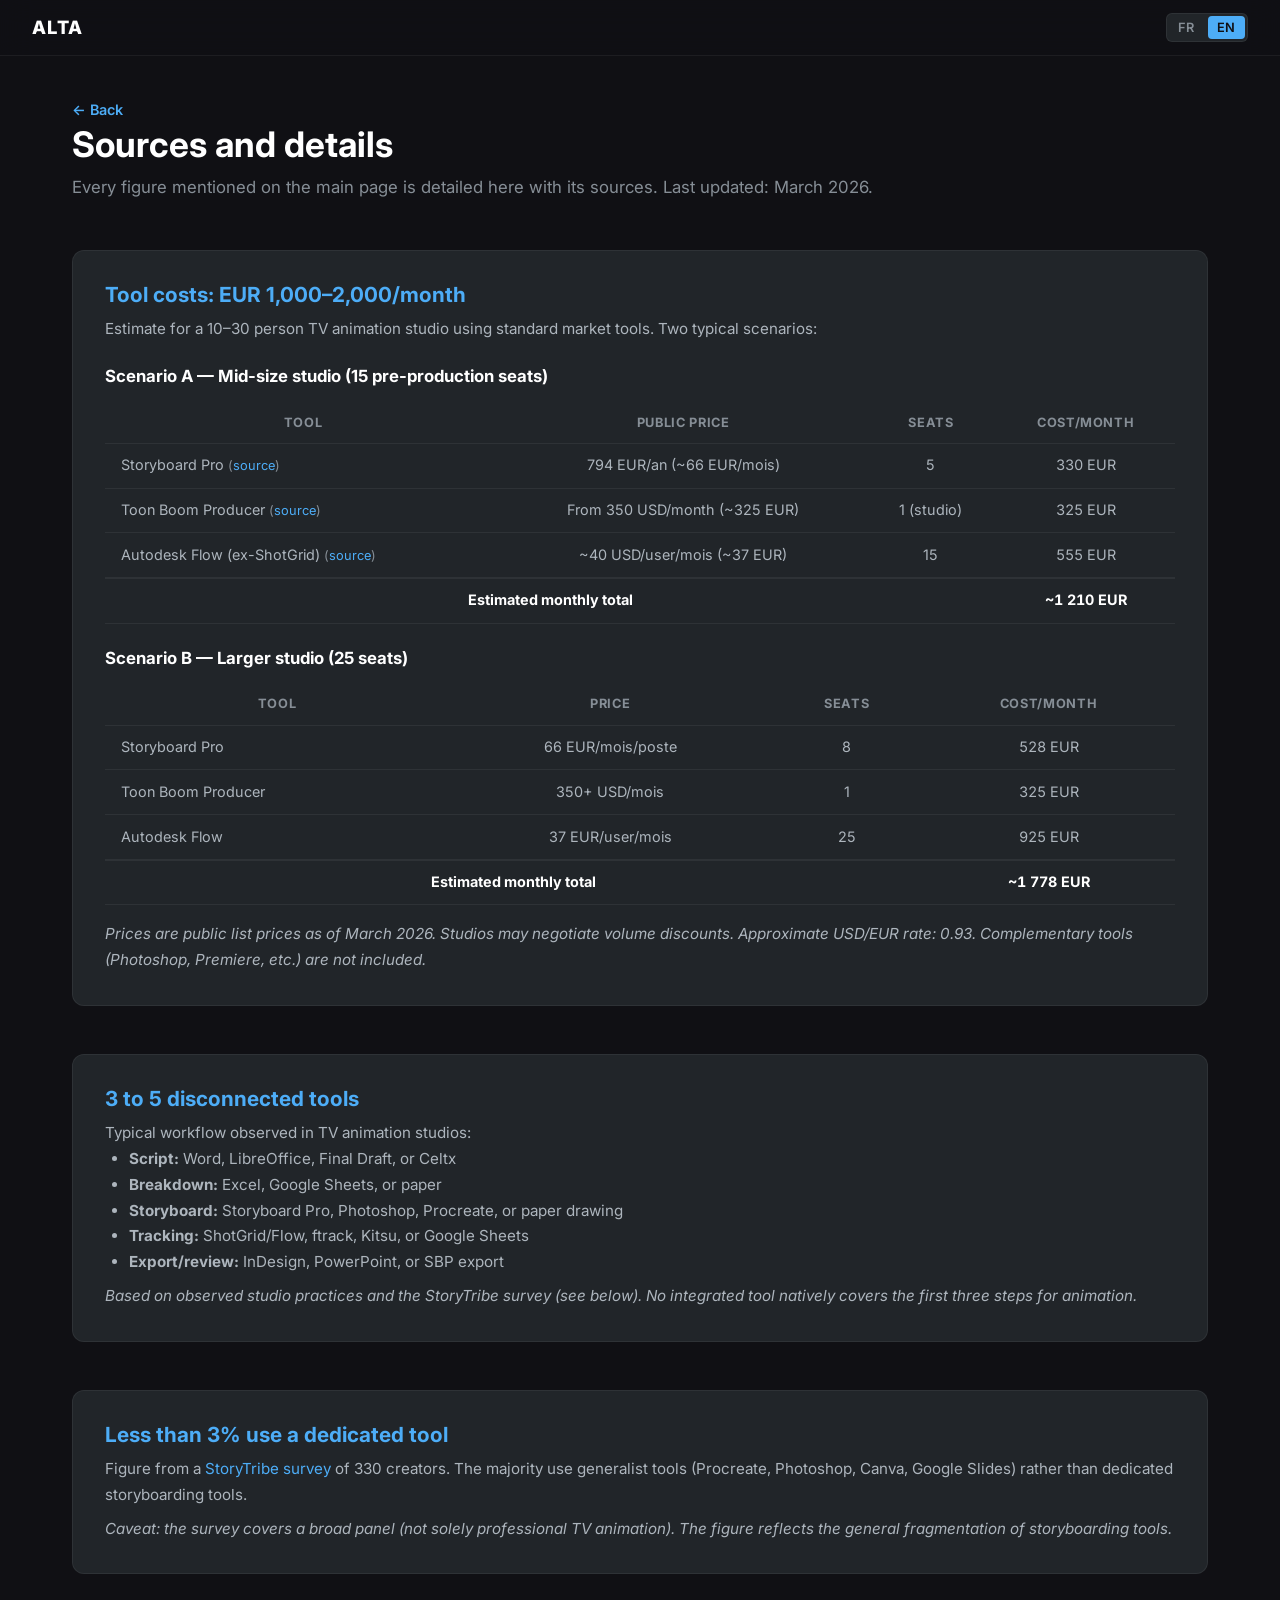
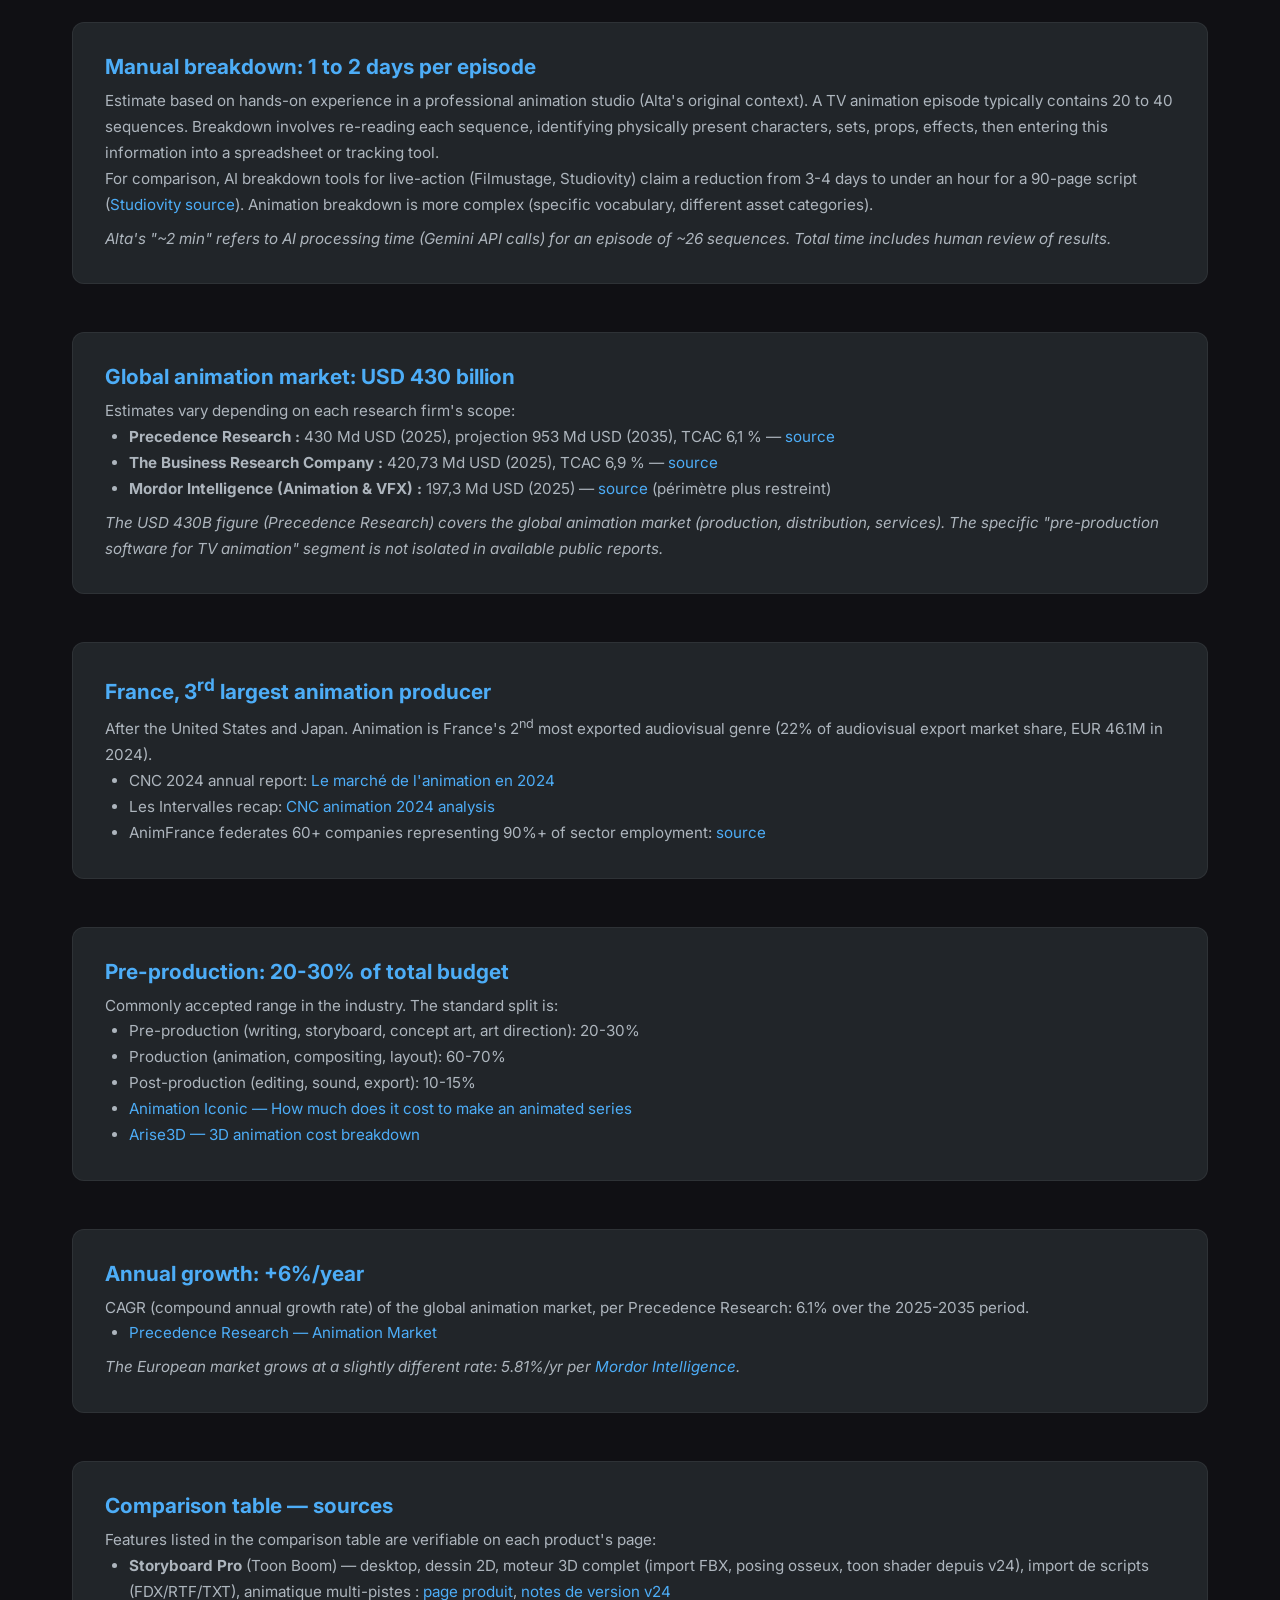
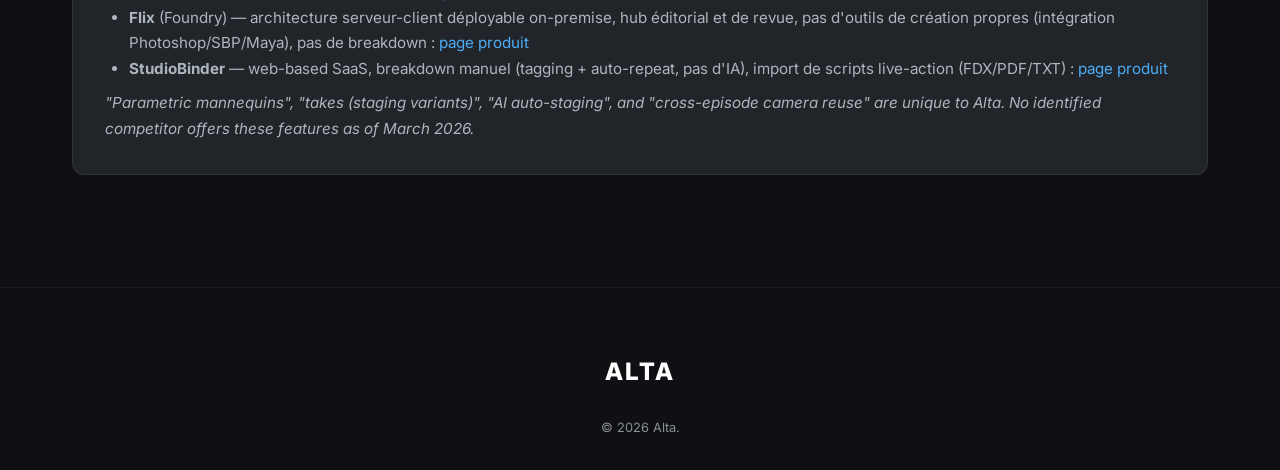
<file: sources.html>
<!DOCTYPE html>
<html lang="fr">
<head>
  <meta charset="UTF-8">
  <meta name="viewport" content="width=device-width, initial-scale=1.0">
  <title>ALTA — Sources et détails</title>
  <link rel="preconnect" href="https://fonts.googleapis.com">
  <link rel="preconnect" href="https://fonts.gstatic.com" crossorigin>
  <link href="https://fonts.googleapis.com/css2?family=Inter:wght@400;500;600;700;800&display=swap" rel="stylesheet">
  <link rel="stylesheet" href="css/landing.css">
  <style>
    .sources-page { padding: 6rem 2rem 4rem; }
    .sources-page h1 { font-size: 2.2rem; margin-bottom: 0.5rem; }
    .sources-page .intro { color: var(--text-muted); margin-bottom: 3rem; font-size: 1.05rem; }
    .source-block { margin-bottom: 3rem; padding: 2rem; background: var(--surface); border: 1px solid var(--border); border-radius: 12px; }
    .source-block h2 { font-size: 1.3rem; margin-bottom: 0.5rem; color: var(--accent); }
    .source-block h3 { font-size: 1.05rem; margin: 1.5rem 0 0.5rem; }
    .source-block p, .source-block li { font-size: 0.95rem; line-height: 1.7; color: var(--text-body); }
    .source-block ul { padding-left: 1.5rem; }
    .claim { font-weight: 600; color: var(--text-title); }
    .cost-table { width: 100%; border-collapse: collapse; margin: 1rem 0; font-size: 0.9rem; }
    .cost-table th, .cost-table td { padding: 0.6rem 1rem; text-align: center; border-bottom: 1px solid var(--border); }
    .cost-table th:first-child, .cost-table td:first-child { text-align: left; }
    .cost-table th { color: var(--text-muted); font-size: 0.8rem; text-transform: uppercase; letter-spacing: 0.05em; }
    .cost-table td:last-child { font-variant-numeric: tabular-nums; }
    .cost-table tfoot td { font-weight: 700; color: var(--text-title); border-top: 2px solid var(--border); }
    .cost-table .source-link { font-size: 0.8rem; color: var(--text-muted); }
    .back-link { display: inline-block; margin-bottom: 2rem; font-weight: 600; font-size: 0.9rem; }
    .note { font-size: 0.85rem; color: var(--text-muted); font-style: italic; margin-top: 0.5rem; }
  </style>
</head>
<body>

<nav class="navbar scrolled">
  <div class="navbar-left">
    <a href="index.html" class="navbar-brand">ALTA</a>
  </div>
  <div class="navbar-right">
    <div class="lang-toggle">
      <button data-set-lang="fr">FR</button>
      <button data-set-lang="en">EN</button>
    </div>
  </div>
</nav>

<div class="container sources-page">

  <a href="index.html" class="back-link" data-lang="fr">&larr; Retour</a>
  <a href="index.html" class="back-link" data-lang="en">&larr; Back</a>

  <h1 data-lang="fr">Sources et détails</h1>
  <h1 data-lang="en">Sources and details</h1>
  <p class="intro" data-lang="fr">Chaque chiffre mentionné sur la page principale est détaillé ici avec ses sources. Dernière mise à jour : mars 2026.</p>
  <p class="intro" data-lang="en">Every figure mentioned on the main page is detailed here with its sources. Last updated: March 2026.</p>

  <!-- ====== COÛT DES OUTILS ====== -->
  <div class="source-block" id="cost-breakdown">
    <h2 data-lang="fr">Coût des outils : 1 000 à 2 000 EUR/mois</h2>
    <h2 data-lang="en">Tool costs: EUR 1,000–2,000/month</h2>

    <p data-lang="fr">Estimation pour un studio d'animation TV de 10 à 30 personnes utilisant les outils standard du marché. Deux scénarios typiques :</p>
    <p data-lang="en">Estimate for a 10–30 person TV animation studio using standard market tools. Two typical scenarios:</p>

    <h3 data-lang="fr">Scénario A — Studio mid-size (15 postes de préprod)</h3>
    <h3 data-lang="en">Scenario A — Mid-size studio (15 pre-production seats)</h3>
    <table class="cost-table">
      <thead>
        <tr>
          <th data-lang="fr">Outil</th><th data-lang="en">Tool</th>
          <th data-lang="fr">Tarif public</th><th data-lang="en">Public price</th>
          <th data-lang="fr">Postes</th><th data-lang="en">Seats</th>
          <th data-lang="fr">Coût/mois</th><th data-lang="en">Cost/month</th>
        </tr>
      </thead>
      <tbody>
        <tr>
          <td>Storyboard Pro <span class="source-link">(<a href="https://shop.toonboom.com/en/subscriptions/storyboard-pro">source</a>)</span></td>
          <td>794 EUR/an (~66 EUR/mois)</td>
          <td>5</td>
          <td>330 EUR</td>
        </tr>
        <tr>
          <td>Toon Boom Producer <span class="source-link">(<a href="https://www.toonboom.com/products/producer">source</a>)</span></td>
          <td data-lang="fr">À partir de 350 USD/mois (~325 EUR)</td>
          <td data-lang="en">From 350 USD/month (~325 EUR)</td>
          <td>1 (studio)</td>
          <td>325 EUR</td>
        </tr>
        <tr>
          <td>Autodesk Flow (ex-ShotGrid) <span class="source-link">(<a href="https://www.autodesk.com/products/flow-production-tracking/overview">source</a>)</span></td>
          <td>~40 USD/user/mois (~37 EUR)</td>
          <td>15</td>
          <td>555 EUR</td>
        </tr>
      </tbody>
      <tfoot>
        <tr>
          <td colspan="3" data-lang="fr">Total mensuel estimé</td>
          <td colspan="3" data-lang="en">Estimated monthly total</td>
          <td>~1 210 EUR</td>
        </tr>
      </tfoot>
    </table>

    <h3 data-lang="fr">Scénario B — Studio plus large (25 postes)</h3>
    <h3 data-lang="en">Scenario B — Larger studio (25 seats)</h3>
    <table class="cost-table">
      <thead>
        <tr>
          <th data-lang="fr">Outil</th><th data-lang="en">Tool</th>
          <th data-lang="fr">Tarif</th><th data-lang="en">Price</th>
          <th data-lang="fr">Postes</th><th data-lang="en">Seats</th>
          <th data-lang="fr">Coût/mois</th><th data-lang="en">Cost/month</th>
        </tr>
      </thead>
      <tbody>
        <tr>
          <td>Storyboard Pro</td>
          <td>66 EUR/mois/poste</td>
          <td>8</td>
          <td>528 EUR</td>
        </tr>
        <tr>
          <td>Toon Boom Producer</td>
          <td>350+ USD/mois</td>
          <td>1</td>
          <td>325 EUR</td>
        </tr>
        <tr>
          <td>Autodesk Flow</td>
          <td>37 EUR/user/mois</td>
          <td>25</td>
          <td>925 EUR</td>
        </tr>
      </tbody>
      <tfoot>
        <tr>
          <td colspan="3" data-lang="fr">Total mensuel estimé</td>
          <td colspan="3" data-lang="en">Estimated monthly total</td>
          <td>~1 778 EUR</td>
        </tr>
      </tfoot>
    </table>

    <p class="note" data-lang="fr">Les tarifs sont les prix publics constatés en mars 2026. Les studios peuvent obtenir des remises volume. Taux de conversion USD/EUR approximatif : 0,93. Les outils complémentaires (Photoshop, Premiere, etc.) ne sont pas inclus.</p>
    <p class="note" data-lang="en">Prices are public list prices as of March 2026. Studios may negotiate volume discounts. Approximate USD/EUR rate: 0.93. Complementary tools (Photoshop, Premiere, etc.) are not included.</p>
  </div>

  <!-- ====== 3 À 5 OUTILS ====== -->
  <div class="source-block" id="tool-fragmentation">
    <h2 data-lang="fr">3 à 5 outils non connectés</h2>
    <h2 data-lang="en">3 to 5 disconnected tools</h2>

    <p data-lang="fr">Workflow typique observé dans les studios d'animation TV :</p>
    <p data-lang="en">Typical workflow observed in TV animation studios:</p>
    <ul>
      <li data-lang="fr"><strong>Scénario :</strong> Word, LibreOffice, Final Draft, ou Celtx</li>
      <li data-lang="en"><strong>Script:</strong> Word, LibreOffice, Final Draft, or Celtx</li>
      <li data-lang="fr"><strong>Dépouillement :</strong> Excel, Google Sheets, ou papier</li>
      <li data-lang="en"><strong>Breakdown:</strong> Excel, Google Sheets, or paper</li>
      <li data-lang="fr"><strong>Storyboard :</strong> Storyboard Pro, Photoshop, Procreate, ou dessin papier</li>
      <li data-lang="en"><strong>Storyboard:</strong> Storyboard Pro, Photoshop, Procreate, or paper drawing</li>
      <li data-lang="fr"><strong>Tracking :</strong> ShotGrid/Flow, ftrack, Kitsu, ou Google Sheets</li>
      <li data-lang="en"><strong>Tracking:</strong> ShotGrid/Flow, ftrack, Kitsu, or Google Sheets</li>
      <li data-lang="fr"><strong>Export/validation :</strong> InDesign, PowerPoint, ou export SBP</li>
      <li data-lang="en"><strong>Export/review:</strong> InDesign, PowerPoint, or SBP export</li>
    </ul>
    <p class="note" data-lang="fr">Basé sur les pratiques observées en studio et sur l'enquête StoryTribe (cf. ci-dessous). Aucun outil intégré ne couvre nativement les trois premières étapes pour l'animation.</p>
    <p class="note" data-lang="en">Based on observed studio practices and the StoryTribe survey (see below). No integrated tool natively covers the first three steps for animation.</p>
  </div>

  <!-- ====== MOINS DE 3% ====== -->
  <div class="source-block" id="storyboard-adoption">
    <h2 data-lang="fr">Moins de 3 % utilisent un outil dédié</h2>
    <h2 data-lang="en">Less than 3% use a dedicated tool</h2>

    <p data-lang="fr">Chiffre issu de l'enquête menée par <a href="https://storytribeapp.com/blog/closing-the-gap-in-storyboarding-tools">StoryTribe</a> auprès de 330 créateurs. La majorité utilise des outils généralistes (Procreate, Photoshop, Canva, Google Slides) plutôt que des outils de storyboard dédiés.</p>
    <p data-lang="en">Figure from a <a href="https://storytribeapp.com/blog/closing-the-gap-in-storyboarding-tools">StoryTribe survey</a> of 330 creators. The majority use generalist tools (Procreate, Photoshop, Canva, Google Slides) rather than dedicated storyboarding tools.</p>
    <p class="note" data-lang="fr">Limite : l'enquête couvre un panel large (pas uniquement l'animation TV professionnelle). Le chiffre reflète la fragmentation générale des outils de storyboard.</p>
    <p class="note" data-lang="en">Caveat: the survey covers a broad panel (not solely professional TV animation). The figure reflects the general fragmentation of storyboarding tools.</p>
  </div>

  <!-- ====== 1 À 2 JOURS ====== -->
  <div class="source-block" id="breakdown-duration">
    <h2 data-lang="fr">Dépouillement manuel : 1 à 2 jours par épisode</h2>
    <h2 data-lang="en">Manual breakdown: 1 to 2 days per episode</h2>

    <p data-lang="fr">Estimation basée sur l'expérience terrain en studio d'animation professionnel (le contexte d'origine d'Alta). Un épisode de série TV animation comprend typiquement 20 à 40 séquences. Le dépouillement consiste à relire chaque séquence, identifier les personnages physiquement présents, les décors, les accessoires, les effets, puis reporter ces informations dans un tableur ou un outil de tracking.</p>
    <p data-lang="en">Estimate based on hands-on experience in a professional animation studio (Alta's original context). A TV animation episode typically contains 20 to 40 sequences. Breakdown involves re-reading each sequence, identifying physically present characters, sets, props, effects, then entering this information into a spreadsheet or tracking tool.</p>

    <p data-lang="fr">Par comparaison, les outils de breakdown IA pour le live-action (Filmustage, Studiovity) revendiquent un passage de 3-4 jours à moins d'une heure pour un script de 90 pages (<a href="https://studiovity.com/script-breakdown-software/">source Studiovity</a>). Le dépouillement animation est plus complexe (vocabulaire spécifique, catégories d'assets différentes).</p>
    <p data-lang="en">For comparison, AI breakdown tools for live-action (Filmustage, Studiovity) claim a reduction from 3-4 days to under an hour for a 90-page script (<a href="https://studiovity.com/script-breakdown-software/">Studiovity source</a>). Animation breakdown is more complex (specific vocabulary, different asset categories).</p>

    <p class="note" data-lang="fr">Le « ~2 min » d'Alta correspond au temps de traitement IA (appels Gemini) pour un épisode de ~26 séquences. Le temps total inclut la vérification humaine des résultats.</p>
    <p class="note" data-lang="en">Alta's "~2 min" refers to AI processing time (Gemini API calls) for an episode of ~26 sequences. Total time includes human review of results.</p>
  </div>

  <!-- ====== MARCHÉ 430 Md USD ====== -->
  <div class="source-block" id="market-size">
    <h2 data-lang="fr">Marché mondial de l'animation : 430 Md USD</h2>
    <h2 data-lang="en">Global animation market: USD 430 billion</h2>

    <p data-lang="fr">Les estimations varient selon le périmètre de chaque cabinet d'études :</p>
    <p data-lang="en">Estimates vary depending on each research firm's scope:</p>
    <ul>
      <li><strong>Precedence Research :</strong> 430 Md USD (2025), projection 953 Md USD (2035), TCAC 6,1 % — <a href="https://www.precedenceresearch.com/animation-market">source</a></li>
      <li><strong>The Business Research Company :</strong> 420,73 Md USD (2025), TCAC 6,9 % — <a href="https://www.thebusinessresearchcompany.com/report/animation-global-market-report">source</a></li>
      <li><strong>Mordor Intelligence (Animation & VFX) :</strong> 197,3 Md USD (2025) — <a href="https://www.mordorintelligence.com/industry-reports/animation-and-vfx-market">source</a> (périmètre plus restreint)</li>
    </ul>
    <p class="note" data-lang="fr">Le chiffre de 430 Md USD (Precedence Research) couvre le marché global de l'animation (production, distribution, services). Le segment spécifique « logiciel de préprod pour l'animation TV » n'est pas isolé dans les rapports publics disponibles.</p>
    <p class="note" data-lang="en">The USD 430B figure (Precedence Research) covers the global animation market (production, distribution, services). The specific "pre-production software for TV animation" segment is not isolated in available public reports.</p>
  </div>

  <!-- ====== FRANCE 3e ====== -->
  <div class="source-block" id="france-3rd">
    <h2 data-lang="fr">La France, 3<sup>e</sup> producteur mondial d'animation</h2>
    <h2 data-lang="en">France, 3<sup>rd</sup> largest animation producer</h2>

    <p data-lang="fr">Après les États-Unis et le Japon. L'animation est le 2<sup>e</sup> genre le plus exporté par la France (22 % du marché export audiovisuel, 46,1 M EUR en 2024).</p>
    <p data-lang="en">After the United States and Japan. Animation is France's 2<sup>nd</sup> most exported audiovisual genre (22% of audiovisual export market share, EUR 46.1M in 2024).</p>
    <ul>
      <li data-lang="fr">Rapport annuel CNC 2024 : <a href="https://www.cnc.fr/professionnels/etudes-et-rapports/etudes-prospectives/le-marche-de-lanimation-en-2024_2404566">Le marché de l'animation en 2024</a></li>
      <li data-lang="en">CNC 2024 annual report: <a href="https://www.cnc.fr/professionnels/etudes-et-rapports/etudes-prospectives/le-marche-de-lanimation-en-2024_2404566">Le marché de l'animation en 2024</a></li>
      <li data-lang="fr">Récap Les Intervalles : <a href="https://lesintervalles.fr/2025/06/27/recap-du-rapport-annuel-du-cnc-le-marche-de-lanimation-en-2024/">analyse CNC animation 2024</a></li>
      <li data-lang="en">Les Intervalles recap: <a href="https://lesintervalles.fr/2025/06/27/recap-du-rapport-annuel-du-cnc-le-marche-de-lanimation-en-2024/">CNC animation 2024 analysis</a></li>
      <li data-lang="fr">AnimFrance fédère 60+ sociétés représentant 90 %+ de l'emploi du secteur : <a href="https://www.filmparisregion.com/en/resource-guide/animfrance-ex-spfa">source</a></li>
      <li data-lang="en">AnimFrance federates 60+ companies representing 90%+ of sector employment: <a href="https://www.filmparisregion.com/en/resource-guide/animfrance-ex-spfa">source</a></li>
    </ul>
  </div>

  <!-- ====== 20-30% PRÉPROD ====== -->
  <div class="source-block" id="preprod-budget">
    <h2 data-lang="fr">Pré-production : 20-30 % du budget total</h2>
    <h2 data-lang="en">Pre-production: 20-30% of total budget</h2>

    <p data-lang="fr">Fourchette communément admise dans l'industrie. La répartition standard est :</p>
    <p data-lang="en">Commonly accepted range in the industry. The standard split is:</p>
    <ul>
      <li data-lang="fr">Pré-production (écriture, storyboard, concept art, direction artistique) : 20-30 %</li>
      <li data-lang="en">Pre-production (writing, storyboard, concept art, art direction): 20-30%</li>
      <li data-lang="fr">Production (animation, compositing, layout) : 60-70 %</li>
      <li data-lang="en">Production (animation, compositing, layout): 60-70%</li>
      <li data-lang="fr">Post-production (montage, son, export) : 10-15 %</li>
      <li data-lang="en">Post-production (editing, sound, export): 10-15%</li>
    </ul>
    <ul>
      <li><a href="https://www.animationiconic.com/blog/how-much-does-it-cost-to-make-an-animated-series">Animation Iconic — How much does it cost to make an animated series</a></li>
      <li><a href="https://arise3d.com/how-much-does-3d-product-animation-cost/">Arise3D — 3D animation cost breakdown</a></li>
    </ul>
  </div>

  <!-- ====== CROISSANCE +6% ====== -->
  <div class="source-block" id="growth-rate">
    <h2 data-lang="fr">Croissance annuelle : +6 %/an</h2>
    <h2 data-lang="en">Annual growth: +6%/year</h2>

    <p data-lang="fr">TCAC (taux de croissance annuel composé) du marché mondial de l'animation, selon Precedence Research : 6,1 % sur la période 2025-2035.</p>
    <p data-lang="en">CAGR (compound annual growth rate) of the global animation market, per Precedence Research: 6.1% over the 2025-2035 period.</p>
    <ul>
      <li><a href="https://www.precedenceresearch.com/animation-market">Precedence Research — Animation Market</a></li>
    </ul>
    <p class="note" data-lang="fr">Le marché européen croît à un rythme légèrement différent : 5,81 %/an selon <a href="https://www.mordorintelligence.com/industry-reports/europe-animation-vfx-and-post-production-market">Mordor Intelligence</a>.</p>
    <p class="note" data-lang="en">The European market grows at a slightly different rate: 5.81%/yr per <a href="https://www.mordorintelligence.com/industry-reports/europe-animation-vfx-and-post-production-market">Mordor Intelligence</a>.</p>
  </div>

  <!-- ====== TABLEAU COMPARATIF ====== -->
  <div class="source-block" id="comparison">
    <h2 data-lang="fr">Tableau comparatif — sources</h2>
    <h2 data-lang="en">Comparison table — sources</h2>

    <p data-lang="fr">Les fonctionnalités listées dans le tableau comparatif sont vérifiables sur les pages produit respectives :</p>
    <p data-lang="en">Features listed in the comparison table are verifiable on each product's page:</p>
    <ul>
      <li><strong>Storyboard Pro</strong> (Toon Boom) — desktop, dessin 2D, moteur 3D complet (import FBX, posing osseux, toon shader depuis v24), import de scripts (FDX/RTF/TXT), animatique multi-pistes : <a href="https://www.toonboom.com/products/storyboard-pro">page produit</a>, <a href="https://docs.toonboom.com/help/storyboard-pro-24/storyboard/release-notes/storyboard-pro-24-release-notes.html">notes de version v24</a></li>
      <li><strong>Flix</strong> (Foundry) — architecture serveur-client déployable on-premise, hub éditorial et de revue, pas d'outils de création propres (intégration Photoshop/SBP/Maya), pas de breakdown : <a href="https://www.foundry.com/products/flix">page produit</a></li>
      <li><strong>StudioBinder</strong> — web-based SaaS, breakdown manuel (tagging + auto-repeat, pas d'IA), import de scripts live-action (FDX/PDF/TXT) : <a href="https://www.studiobinder.com/script-breakdown-software/">page produit</a></li>
    </ul>
    <p class="note" data-lang="fr">Les fonctionnalités « mannequins paramétriques », « prises (variantes) », « mise en scène auto IA », et « réutilisation caméra cross-épisodes » sont propres à Alta. Aucun concurrent identifié ne propose ces fonctionnalités à ce jour (mars 2026).</p>
    <p class="note" data-lang="en">"Parametric mannequins", "takes (staging variants)", "AI auto-staging", and "cross-episode camera reuse" are unique to Alta. No identified competitor offers these features as of March 2026.</p>
  </div>

</div>

<footer class="footer">
  <div class="footer-brand">ALTA</div>
  <p class="footer-copy">&copy; 2026 Alta.</p>
</footer>

<script src="js/landing.js"></script>
</body>
</html>
</file>
<file: css/landing.css>
/* ========================================
   ALTA Landing Page — Dark Cinematic Theme
   ======================================== */

/* --- Reset & Base --- */
*, *::before, *::after { box-sizing: border-box; margin: 0; padding: 0; }

:root {
  --bg-primary: #101014;
  --bg-alt: #16161c;
  --bg-deep: #0c0c10;
  --surface: #212529;
  --surface-hover: #2a2e33;
  --border: rgba(255,255,255,0.06);
  --border-hover: rgba(255,255,255,0.12);
  --text-title: #fff;
  --text-body: #adb5bd;
  --text-muted: #868e96;
  --accent: #4dadf7;
  --accent-dim: rgba(77,173,247,0.15);
  --violet: #8a40af;
  --violet-dim: rgba(138,64,175,0.12);
  --teal: #3ea3ab;
  --teal-dim: rgba(62,163,171,0.12);
  --blue: #4878c0;
  --blue-dim: rgba(72,120,192,0.12);
  --red-orange: #fa5f50;
  --green: #51cf66;
}

html {
  scroll-behavior: smooth;
  font-size: 16px;
}

body {
  font-family: 'Inter', system-ui, -apple-system, sans-serif;
  background: var(--bg-primary);
  color: var(--text-body);
  line-height: 1.7;
  overflow-x: hidden;
}

a { color: var(--accent); text-decoration: none; }
a:hover { text-decoration: underline; }

img { max-width: 100%; height: auto; display: block; }

/* --- Typography --- */
h1, h2, h3, h4 {
  color: var(--text-title);
  font-weight: 700;
  line-height: 1.2;
}

.section-label {
  display: inline-block;
  font-size: 0.8rem;
  font-weight: 700;
  letter-spacing: 0.15em;
  text-transform: uppercase;
  color: var(--accent);
  margin-bottom: 1rem;
}

.section-title {
  font-size: 2.8rem;
  font-weight: 800;
  margin-bottom: 1.25rem;
}

.section-subtitle {
  font-size: 1.2rem;
  color: var(--text-muted);
  margin-bottom: 3.5rem;
  max-width: 650px;
  line-height: 1.8;
}

.section-subtitle.centered {
  text-align: center;
  margin-left: auto;
  margin-right: auto;
}

/* --- Layout --- */
.container {
  max-width: 1200px;
  margin: 0 auto;
  padding: 0 2rem;
}

.container-wide {
  max-width: 1400px;
  margin: 0 auto;
  padding: 0 2rem;
}

section {
  padding: 7rem 0;
  position: relative;
}

section:nth-child(even) {
  background: var(--bg-alt);
}

/* --- Navbar --- */
.navbar {
  position: fixed;
  top: 0;
  left: 0;
  right: 0;
  z-index: 100;
  padding: 0.75rem 2rem;
  display: flex;
  justify-content: space-between;
  align-items: center;
  transition: background 0.3s, backdrop-filter 0.3s;
}

.navbar.scrolled {
  background: rgba(16, 16, 20, 0.9);
  backdrop-filter: blur(16px);
  -webkit-backdrop-filter: blur(16px);
  border-bottom: 1px solid var(--border);
}

.navbar-left {
  display: flex;
  align-items: center;
  gap: 2.5rem;
}

.navbar-brand {
  font-size: 1.15rem;
  font-weight: 800;
  letter-spacing: 0.08em;
  color: var(--text-title);
  text-decoration: none;
}

.navbar-links {
  display: flex;
  gap: 1.5rem;
  list-style: none;
}

.navbar-links a {
  font-size: 0.85rem;
  color: var(--text-muted);
  text-decoration: none;
  transition: color 0.2s;
  font-weight: 500;
}

.navbar-links a:hover {
  color: var(--text-title);
  text-decoration: none;
}

.navbar-right {
  display: flex;
  align-items: center;
  gap: 1rem;
}

.lang-toggle {
  display: flex;
  gap: 0.25rem;
  background: var(--surface);
  border-radius: 6px;
  padding: 2px;
  border: 1px solid var(--border);
}

.lang-toggle button {
  background: none;
  border: none;
  color: var(--text-muted);
  padding: 0.25rem 0.6rem;
  border-radius: 4px;
  cursor: pointer;
  font-size: 0.8rem;
  font-weight: 600;
  font-family: inherit;
  transition: all 0.2s;
}

.lang-toggle button.active {
  background: var(--accent);
  color: var(--bg-primary);
}

/* --- Hero --- */
.hero {
  min-height: 100vh;
  display: flex;
  flex-direction: column;
  align-items: center;
  justify-content: center;
  text-align: center;
  position: relative;
  padding: 6rem 2rem 3rem;
  background:
    radial-gradient(ellipse at 50% 0%, rgba(138,64,175,0.08) 0%, transparent 50%),
    radial-gradient(ellipse at 80% 50%, rgba(72,120,192,0.06) 0%, transparent 40%),
    radial-gradient(ellipse at 20% 80%, rgba(62,163,171,0.05) 0%, transparent 40%),
    linear-gradient(rgba(16,16,20,0.5), rgba(16,16,20,0.95)),
    repeating-linear-gradient(0deg, transparent, transparent 59px, rgba(255,255,255,0.025) 59px, rgba(255,255,255,0.025) 60px),
    repeating-linear-gradient(90deg, transparent, transparent 59px, rgba(255,255,255,0.025) 59px, rgba(255,255,255,0.025) 60px);
}

.hero-wordmark {
  font-size: clamp(5rem, 14vw, 10rem);
  font-weight: 800;
  letter-spacing: 0.1em;
  margin-bottom: 1.5rem;
  background: linear-gradient(135deg, #fff 0%, #4dadf7 50%, #8a40af 100%);
  background-size: 200% 200%;
  -webkit-background-clip: text;
  background-clip: text;
  -webkit-text-fill-color: transparent;
  animation: gradient-shift 8s ease infinite;
}

@keyframes gradient-shift {
  0%, 100% { background-position: 0% 50%; }
  50% { background-position: 100% 50%; }
}

.hero-tagline {
  font-size: clamp(1.2rem, 2.5vw, 1.6rem);
  color: var(--text-body);
  max-width: 700px;
  margin-bottom: 0.75rem;
  font-weight: 500;
}

.hero-sub-tagline {
  font-size: clamp(0.95rem, 1.5vw, 1.1rem);
  color: var(--text-muted);
  max-width: 550px;
  margin-bottom: 2.5rem;
}

.hero-ctas {
  display: flex;
  gap: 1rem;
  margin-bottom: 4rem;
  flex-wrap: wrap;
  justify-content: center;
}

.hero-cta {
  display: inline-block;
  padding: 0.9rem 2.5rem;
  background: var(--accent);
  color: var(--bg-primary);
  font-weight: 700;
  font-size: 1rem;
  border-radius: 8px;
  text-decoration: none;
  transition: transform 0.2s, box-shadow 0.2s;
}

.hero-cta:hover {
  transform: translateY(-2px);
  box-shadow: 0 8px 30px rgba(77, 173, 247, 0.3);
  text-decoration: none;
}

.hero-cta-secondary {
  background: transparent;
  color: var(--text-body);
  border: 1px solid var(--border-hover);
}

.hero-cta-secondary:hover {
  background: var(--surface);
  box-shadow: 0 8px 30px rgba(0,0,0,0.3);
  color: var(--text-title);
}

.hero-screenshot {
  position: relative;
  max-width: 1000px;
  width: 100%;
}

.hero-screenshot::before {
  content: '';
  position: absolute;
  inset: -100px;
  background: radial-gradient(ellipse at center, rgba(138, 64, 175, 0.1) 0%, transparent 60%);
  z-index: 0;
  pointer-events: none;
}

.hero-screenshot::after {
  content: '';
  position: absolute;
  bottom: -2px;
  left: 0;
  right: 0;
  height: 120px;
  background: linear-gradient(transparent, var(--bg-primary));
  z-index: 2;
  pointer-events: none;
}

.hero-scroll-hint {
  position: absolute;
  bottom: 2rem;
  left: 50%;
  transform: translateX(-50%);
  display: flex;
  flex-direction: column;
  align-items: center;
  gap: 0.5rem;
  color: var(--text-muted);
  font-size: 0.75rem;
  letter-spacing: 0.1em;
  text-transform: uppercase;
  animation: float 2s ease-in-out infinite;
}

.hero-scroll-hint svg {
  width: 20px;
  height: 20px;
  stroke: var(--text-muted);
}

@keyframes float {
  0%, 100% { transform: translateX(-50%) translateY(0); }
  50% { transform: translateX(-50%) translateY(8px); }
}

/* --- Screenshot frames --- */
.screenshot {
  border-radius: 8px;
  border: 1px solid var(--border);
  box-shadow:
    0 4px 16px rgba(0,0,0,0.4),
    0 16px 48px rgba(0,0,0,0.2);
  transition: transform 0.4s ease, box-shadow 0.4s ease;
  position: relative;
  z-index: 1;
}

.screenshot:hover {
  transform: translateY(-6px);
  box-shadow:
    0 12px 32px rgba(0,0,0,0.5),
    0 32px 80px rgba(0,0,0,0.3);
}

.screenshot-glow {
  position: relative;
}

.screenshot-glow::before {
  content: '';
  position: absolute;
  inset: -80px;
  border-radius: 50%;
  pointer-events: none;
  z-index: 0;
  filter: blur(80px);
}

.screenshot-glow.glow-violet::before { background: rgba(138,64,175,0.08); }
.screenshot-glow.glow-blue::before { background: rgba(72,120,192,0.08); }
.screenshot-glow.glow-teal::before { background: rgba(62,163,171,0.08); }

/* --- Problem section --- */
.problem-grid {
  display: grid;
  grid-template-columns: repeat(3, 1fr);
  gap: 2rem;
  margin-top: 3rem;
}

.problem-card {
  padding: 2rem;
  border-radius: 12px;
  background: var(--surface);
  border: 1px solid var(--border);
  position: relative;
  overflow: hidden;
}

.problem-card::before {
  content: '';
  position: absolute;
  top: 0;
  left: 0;
  right: 0;
  height: 3px;
  background: var(--red-orange);
  opacity: 0.6;
}

.problem-icon {
  font-size: 2rem;
  margin-bottom: 1rem;
}

.problem-card h3 {
  font-size: 1.1rem;
  margin-bottom: 0.75rem;
}

.problem-card p {
  font-size: 0.95rem;
  color: var(--text-muted);
  line-height: 1.6;
}

.problem-then-now {
  display: grid;
  grid-template-columns: 1fr auto 1fr;
  gap: 2rem;
  align-items: center;
  margin-top: 4rem;
  padding: 2.5rem;
  border-radius: 16px;
  background: var(--surface);
  border: 1px solid var(--border);
}

.problem-then, .problem-now {
  padding: 1.5rem;
}

.problem-then h4, .problem-now h4 {
  font-size: 0.85rem;
  letter-spacing: 0.1em;
  text-transform: uppercase;
  margin-bottom: 1rem;
}

.problem-then h4 { color: var(--red-orange); }
.problem-now h4 { color: var(--green); }

.problem-then ul, .problem-now ul {
  list-style: none;
  padding: 0;
}

.problem-then li, .problem-now li {
  padding: 0.4rem 0;
  font-size: 0.95rem;
  padding-left: 1.5rem;
  position: relative;
}

.problem-then li::before {
  content: '✕';
  position: absolute;
  left: 0;
  color: var(--red-orange);
  font-weight: 700;
  font-size: 0.8rem;
}

.problem-now li::before {
  content: '✓';
  position: absolute;
  left: 0;
  color: var(--green);
  font-weight: 700;
}

.problem-arrow {
  font-size: 2rem;
  color: var(--text-muted);
}

/* --- Value Proposition --- */
.value-grid {
  display: grid;
  grid-template-columns: repeat(3, 1fr);
  gap: 2rem;
  margin-bottom: 3.5rem;
}

.value-card {
  text-align: center;
  padding: 2.5rem 2rem;
  border-radius: 16px;
  background: var(--surface);
  border: 1px solid var(--border);
  transition: transform 0.3s, border-color 0.3s, box-shadow 0.3s;
  position: relative;
  overflow: hidden;
}

.value-card::after {
  content: '';
  position: absolute;
  top: 0;
  left: 0;
  right: 0;
  height: 3px;
}

.value-card:nth-child(1)::after { background: var(--teal); }
.value-card:nth-child(2)::after { background: var(--violet); }
.value-card:nth-child(3)::after { background: var(--blue); }

.value-card:hover {
  transform: translateY(-6px);
  border-color: var(--border-hover);
  box-shadow: 0 16px 48px rgba(0,0,0,0.3);
}

.value-icon {
  width: 56px;
  height: 56px;
  margin: 0 auto 1.5rem;
}

.value-card:nth-child(1) .value-icon { color: var(--teal); }
.value-card:nth-child(2) .value-icon { color: var(--violet); }
.value-card:nth-child(3) .value-icon { color: var(--blue); }

.value-card h3 {
  font-size: 1.25rem;
  margin-bottom: 0.75rem;
}

.value-card p {
  font-size: 0.95rem;
  color: var(--text-muted);
  line-height: 1.6;
}

.value-synthesis {
  text-align: center;
  font-size: 1.35rem;
  color: var(--text-body);
  max-width: 750px;
  margin: 0 auto;
  font-weight: 600;
}

/* --- Stats --- */
.stats-row {
  display: grid;
  grid-template-columns: repeat(4, 1fr);
  gap: 2rem;
  margin-top: 3.5rem;
}

.stat-item {
  text-align: center;
  display: flex;
  flex-direction: column;
  align-items: center;
  justify-content: flex-end;
}

.stat-number {
  font-size: 2.5rem;
  font-weight: 800;
  color: var(--text-title);
  margin-bottom: 0.4rem;
  font-variant-numeric: tabular-nums;
}

.stat-number.stat-number-text {
  font-size: 1.3rem;
  letter-spacing: 0.04em;
  line-height: 1.4;
}

.c-teal { color: var(--teal); }
.c-violet { color: var(--violet); }
.c-blue { color: var(--blue); }
.c-orange { color: var(--red-orange); }

.stat-label {
  font-size: 0.85rem;
  color: var(--text-muted);
  text-transform: uppercase;
  letter-spacing: 0.08em;
}

/* --- Feature sections (deep-dive) --- */
.feature-section {
  position: relative;
}

.feature-row {
  display: grid;
  grid-template-columns: 1fr 1fr;
  gap: 5rem;
  align-items: center;
}

.feature-row.reversed {
  direction: rtl;
}

.feature-row.reversed > * {
  direction: ltr;
}

.feature-visual {
  position: relative;
}

.feature-text h2 {
  font-size: 2.2rem;
  font-weight: 800;
  margin-bottom: 1.25rem;
}

.feature-text .lead {
  font-size: 1.1rem;
  color: var(--text-body);
  margin-bottom: 2rem;
  line-height: 1.8;
}

.feature-list {
  list-style: none;
  padding: 0;
}

.feature-list li {
  padding: 0.6rem 0;
  padding-left: 2rem;
  position: relative;
  font-size: 0.95rem;
  line-height: 1.6;
}

.feature-list li::before {
  content: '';
  position: absolute;
  left: 0;
  top: 1rem;
  width: 8px;
  height: 8px;
  border-radius: 50%;
  background: var(--accent);
}

.feature-list.accent-teal li::before { background: var(--teal); }
.feature-list.accent-violet li::before { background: var(--violet); }
.feature-list.accent-blue li::before { background: var(--blue); }

.inset-screenshot {
  position: absolute;
  width: 45%;
  bottom: -1.5rem;
  right: -1rem;
  z-index: 2;
  border: 2px solid var(--bg-primary);
}

.inset-screenshot-left {
  right: auto;
  left: -1rem;
}

/* --- Storyboard section (the showstopper) --- */
.storyboard-section {
  padding: 8rem 0;
  background:
    radial-gradient(ellipse at 50% 30%, rgba(72,120,192,0.06) 0%, transparent 50%),
    var(--bg-alt);
  overflow: hidden;
}

.storyboard-header {
  text-align: center;
  margin-bottom: 4rem;
}

.storyboard-header .section-title {
  font-size: 3.2rem;
}

.storyboard-hero {
  margin-bottom: 4rem;
  position: relative;
}

.storyboard-hero::before {
  content: '';
  position: absolute;
  inset: -120px;
  background: radial-gradient(ellipse at center, rgba(72, 120, 192, 0.08) 0%, transparent 60%);
  z-index: 0;
  pointer-events: none;
}

.storyboard-hero img {
  border-radius: 12px;
}

.filmstrip {
  display: grid;
  grid-template-columns: repeat(4, 1fr);
  gap: 1.5rem;
  margin-bottom: 4rem;
}

.filmstrip-item {
  position: relative;
}

.filmstrip-caption {
  margin-top: 0.75rem;
  font-size: 0.85rem;
  color: var(--text-muted);
  text-align: center;
}

.feature-grid {
  display: grid;
  grid-template-columns: repeat(3, 1fr);
  gap: 1.25rem;
}

.feature-grid-item {
  padding: 1.5rem;
  background: var(--surface);
  border-radius: 10px;
  border: 1px solid var(--border);
  text-align: center;
  transition: border-color 0.3s, transform 0.3s;
}

.feature-grid-item:hover {
  border-color: var(--border-hover);
  transform: translateY(-3px);
}

.feature-grid-icon {
  font-size: 1.5rem;
  margin-bottom: 0.5rem;
}

.feature-grid-item h4 {
  font-size: 1rem;
  margin-bottom: 0.5rem;
}

.feature-grid-item p {
  font-size: 0.85rem;
  color: var(--text-muted);
  margin: 0;
  line-height: 1.5;
}

/* --- Pipeline --- */
.pipeline-section {
  text-align: center;
}

.pipeline {
  display: flex;
  align-items: center;
  justify-content: center;
  gap: 0;
  margin-bottom: 4rem;
  flex-wrap: nowrap;
}

.pipeline-node {
  padding: 1.25rem 1.5rem;
  border-radius: 12px;
  background: var(--surface);
  border: 1px solid var(--border);
  text-align: center;
  min-width: 0;
  flex: 1 1 0;
  max-width: 200px;
  position: relative;
  transition: transform 0.3s, box-shadow 0.3s;
}

.pipeline-node:hover {
  transform: translateY(-4px);
  box-shadow: 0 12px 40px rgba(0,0,0,0.3);
}

.pipeline-node h4 {
  font-size: 1.05rem;
  margin-bottom: 0.4rem;
}

.pipeline-node p {
  font-size: 0.85rem;
  color: var(--text-muted);
  margin: 0;
}

.pipeline-node.node-scenario { border-top: 3px solid var(--teal); }
.pipeline-node.node-depouil { border-top: 3px solid var(--violet); }
.pipeline-node.node-board { border-top: 3px solid var(--blue); }

.pipeline-node.node-upstream,
.pipeline-node.node-downstream {
  border: 2px dashed var(--green);
  border-top: 3px dashed var(--green);
  background: rgba(81, 207, 102, 0.04);
}

.node-formats {
  display: block;
  margin-top: 0.5rem;
  font-size: 0.75rem;
  color: var(--green);
  font-weight: 600;
  letter-spacing: 0.05em;
}

.pipeline-arrow {
  font-size: 1.5rem;
  color: var(--text-muted);
  padding: 0 0.75rem;
  flex-shrink: 0;
}

.pipeline-screenshot {
  margin-top: 2rem;
  position: relative;
}

.pipeline-screenshot::before {
  content: '';
  position: absolute;
  inset: -80px;
  background: radial-gradient(ellipse at center, rgba(138, 64, 175, 0.06) 0%, transparent 60%);
  z-index: 0;
  pointer-events: none;
}

/* --- Openness section --- */
.openness-grid {
  display: grid;
  grid-template-columns: repeat(3, 1fr);
  gap: 2rem;
  margin-top: 3rem;
  margin-bottom: 3.5rem;
}

.openness-card {
  padding: 2rem;
  border-radius: 16px;
  background: var(--surface);
  border: 1px solid var(--border);
  transition: transform 0.3s, border-color 0.3s, box-shadow 0.3s;
  position: relative;
  overflow: hidden;
}

.openness-card::after {
  content: '';
  position: absolute;
  top: 0;
  left: 0;
  right: 0;
  height: 3px;
  background: var(--green);
}

.openness-card:hover {
  transform: translateY(-6px);
  border-color: var(--border-hover);
  box-shadow: 0 16px 48px rgba(0,0,0,0.3);
}

.openness-icon {
  font-size: 2rem;
  margin-bottom: 1rem;
}

.openness-card h3 {
  font-size: 1.15rem;
  margin-bottom: 1rem;
}

.openness-synthesis {
  text-align: center;
  font-size: 1.35rem;
  color: var(--text-body);
  max-width: 750px;
  margin: 0 auto;
  font-weight: 600;
}

.feature-list.accent-green li::before { background: var(--green); }

/* --- Comparison table --- */
.comparison-table {
  overflow-x: auto;
  margin-top: 3rem;
  -webkit-overflow-scrolling: touch;
}

.comparison-table table {
  width: 100%;
  border-collapse: collapse;
  font-size: 0.9rem;
  min-width: 600px;
}

.comparison-table th,
.comparison-table td {
  padding: 0.85rem 1rem;
  text-align: center;
  border-bottom: 1px solid var(--border);
}

.comparison-table thead th {
  font-weight: 700;
  font-size: 0.85rem;
  color: var(--text-muted);
  text-transform: uppercase;
  letter-spacing: 0.05em;
  padding-bottom: 1rem;
}

.comparison-table td[data-lang],
.comparison-table th[data-lang] {
  text-align: left;
  font-weight: 500;
  color: var(--text-body);
}

.comparison-table .ct-highlight {
  color: var(--accent);
  font-weight: 700;
}

.comparison-table th.ct-highlight {
  color: var(--accent);
  font-size: 1rem;
}

.comparison-table .ct-yes::before {
  content: '\2713';
  font-weight: 700;
  color: #22c55e;
}

.comparison-table .ct-no {
  color: var(--text-muted);
  opacity: 0.5;
}

.comparison-table .ct-no:empty::before {
  content: '\2014';
}

.comparison-table td.ct-partial {
  color: var(--text-muted);
  font-size: 0.8rem;
  text-align: center;
}

.comparison-table tbody tr {
  transition: background 0.2s;
}

.comparison-table tbody tr:hover {
  background: rgba(255,255,255,0.02);
}

/* --- Source references --- */
.source-ref {
  font-size: 0.7rem;
  color: var(--text-muted);
  text-decoration: none;
  vertical-align: super;
  opacity: 0.7;
  transition: opacity 0.2s, color 0.2s;
}

.source-ref:hover {
  opacity: 1;
  color: var(--accent);
  text-decoration: none;
}

/* --- Tech section --- */
.tech-section {
  text-align: center;
}

.tech-statement {
  font-size: 1.3rem;
  max-width: 800px;
  margin: 0 auto 3rem;
  color: var(--text-body);
  line-height: 1.9;
}

.tech-pills {
  display: flex;
  flex-wrap: wrap;
  gap: 0.75rem;
  justify-content: center;
  margin-bottom: 3rem;
}

.tech-pill {
  padding: 0.6rem 1.5rem;
  background: var(--surface);
  border: 1px solid var(--border);
  border-radius: 100px;
  font-size: 0.9rem;
  font-weight: 600;
  color: var(--text-body);
  transition: border-color 0.3s, color 0.3s, transform 0.3s;
}

.tech-pill:hover {
  border-color: var(--accent);
  color: var(--text-title);
  transform: translateY(-2px);
}

.tech-details {
  display: grid;
  grid-template-columns: repeat(2, 1fr);
  gap: 2rem;
  max-width: 900px;
  margin: 0 auto;
  text-align: left;
}

.tech-detail h4 {
  font-size: 0.95rem;
  margin-bottom: 0.5rem;
}

.tech-detail p {
  font-size: 0.9rem;
  color: var(--text-muted);
  line-height: 1.6;
}

/* --- CTA section --- */
.cta-section {
  text-align: center;
  padding: 8rem 2rem;
  position: relative;
  background:
    radial-gradient(ellipse at 50% 50%, rgba(77,173,247,0.06) 0%, transparent 50%),
    var(--bg-deep);
}

.cta-section .section-title {
  font-size: 3rem;
  margin-bottom: 1.5rem;
}

.cta-section p {
  font-size: 1.15rem;
  color: var(--text-muted);
  max-width: 600px;
  margin: 0 auto 2.5rem;
  line-height: 1.8;
}

.cta-buttons {
  display: flex;
  gap: 1rem;
  justify-content: center;
  flex-wrap: wrap;
}

/* --- Footer --- */
.footer {
  padding: 4rem 2rem 2rem;
  text-align: center;
  border-top: 1px solid var(--border);
  background: var(--bg-primary);
}

.footer-brand {
  font-size: 1.5rem;
  font-weight: 800;
  letter-spacing: 0.08em;
  color: var(--text-title);
  margin-bottom: 1.5rem;
}

.footer-links {
  display: flex;
  gap: 2rem;
  justify-content: center;
  margin-bottom: 1.5rem;
}

.footer-links a {
  color: var(--text-muted);
  font-size: 0.9rem;
  transition: color 0.2s;
  text-decoration: none;
}

.footer-links a:hover {
  color: var(--accent);
}

.footer-copy {
  font-size: 0.8rem;
  color: var(--text-muted);
  margin-top: 1.5rem;
}

/* --- Divider --- */
.section-divider {
  width: 60px;
  height: 3px;
  background: var(--accent);
  border: none;
  margin: 0 auto 2rem;
  border-radius: 2px;
  opacity: 0.5;
}

/* --- Scroll animations --- */
.reveal {
  opacity: 0;
  transform: translateY(30px);
  transition: opacity 0.8s ease, transform 0.8s ease;
}

.reveal.visible {
  opacity: 1;
  transform: translateY(0);
}

.reveal-delay-1 { transition-delay: 0.1s; }
.reveal-delay-2 { transition-delay: 0.2s; }
.reveal-delay-3 { transition-delay: 0.3s; }

/* Pipeline stagger */
.pipeline-node,
.pipeline-arrow {
  opacity: 0;
  transform: translateX(-20px);
  transition: opacity 0.5s ease, transform 0.5s ease;
}

.pipeline-node.visible,
.pipeline-arrow.visible {
  opacity: 1;
  transform: translateX(0);
}

/* --- Bilingual system --- */
[data-lang] {
  display: none;
}

html[lang="fr"] [data-lang="fr"] { display: revert; }
html[lang="en"] [data-lang="en"] { display: revert; }

/* Inline lang spans (inside same block) */
span[data-lang],
a[data-lang] {
  display: none;
}

html[lang="fr"] span[data-lang="fr"],
html[lang="fr"] a[data-lang="fr"] { display: inline; }
html[lang="en"] span[data-lang="en"],
html[lang="en"] a[data-lang="en"] { display: inline; }

/* --- Responsive (basic) --- */
@media (max-width: 900px) {
  .value-grid,
  .feature-row,
  .filmstrip,
  .feature-grid,
  .problem-grid,
  .stats-row,
  .tech-details,
  .openness-grid {
    grid-template-columns: 1fr;
  }

  .feature-row.reversed {
    direction: ltr;
  }

  .pipeline {
    flex-direction: column;
    flex-wrap: wrap;
  }

  .pipeline-node {
    max-width: none;
    width: 100%;
  }

  .pipeline-arrow {
    transform: rotate(90deg);
    padding: 0.5rem 0;
  }

  .pipeline-arrow.visible {
    transform: rotate(90deg);
  }

  .problem-then-now {
    grid-template-columns: 1fr;
  }

  .problem-arrow {
    transform: rotate(90deg);
    text-align: center;
  }

  .section-title {
    font-size: 2rem;
  }

  .hero-wordmark {
    font-size: clamp(3.5rem, 12vw, 7rem);
  }

  .storyboard-header .section-title {
    font-size: 2.2rem;
  }

  .navbar-links {
    display: none;
  }
}
</file>
